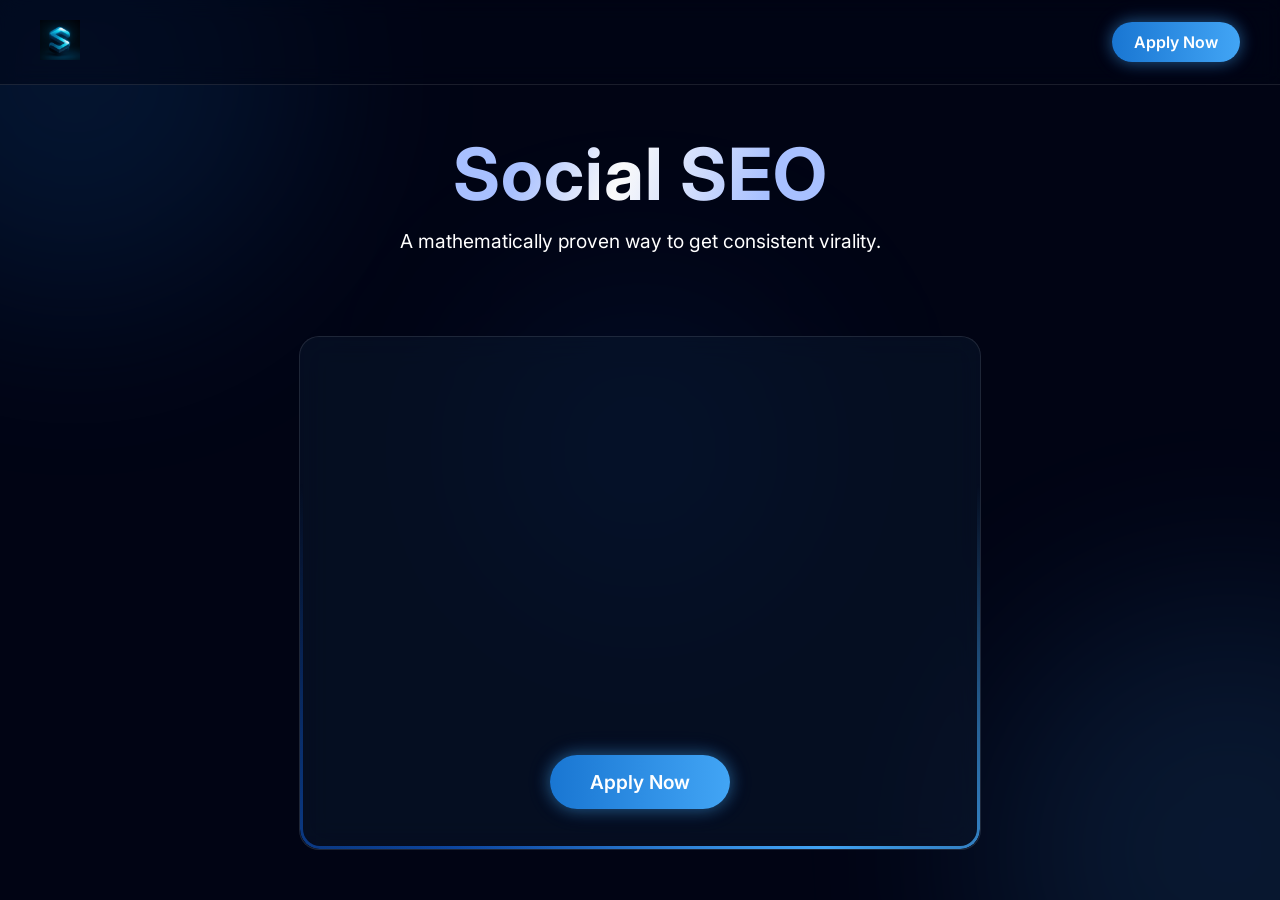
<file: index.html>
<!DOCTYPE html>
<html lang="en">
<head>
    <meta charset="UTF-8">
    <meta name="viewport" content="width=device-width, initial-scale=1.0">
    <title>Social SEO Application</title>
    <link rel="icon" href="Logo.png" type="image/png">

    <!-- Open Graph Meta Tags for Social Media Previews -->
    <meta property="og:title" content="Social SEO">
    <meta property="og:description" content="A mathematically proven way to get consistent virality.">
    <meta property="og:image" content="https://socialseo.in/preview-image.png">
    <meta property="og:url" content="https://socialseo.in">

    <!-- Meta Pixel Code -->
    <script>
    !function(f,b,e,v,n,t,s)
    {if(f.fbq)return;n=f.fbq=function(){n.callMethod?
    n.callMethod.apply(n,arguments):n.queue.push(arguments)};
    if(!f._fbq)f._fbq=n;n.push=n;n.loaded=!0;n.version='2.0';
    n.queue=[];t=b.createElement(e);t.async=!0;
    t.src=v;s=b.getElementsByTagName(e)[0];
    s.parentNode.insertBefore(t,s)}(window, document,'script',
    'https://connect.facebook.net/en_US/fbevents.js');
    fbq('init', '3739845356157365');
    fbq('track', 'PageView');
    </script>
    <noscript><img height="1" width="1" style="display:none"
    src="https://www.facebook.com/tr?id=3739845356157365&ev=PageView&noscript=1"
    /></noscript>
    <!-- End Meta Pixel Code -->

    <!-- Google tag (gtag.js) -->
    <script async src="https://www.googletagmanager.com/gtag/js?id=G-4QRRG2GFLS"></script>
    <script>
      window.dataLayer = window.dataLayer || [];
      function gtag(){dataLayer.push(arguments);}
      gtag('js', new Date());
      gtag('config', 'G-4QRRG2GFLS');
    </script>

    <!-- Fire the Lead conversion when someone clicks Apply Now -->
    <script>
      function trackApplyNow() {
        if (typeof fbq === 'function') { fbq('track', 'Lead'); }
        if (typeof gtag === 'function') {
          gtag('event', 'click', { event_category: 'Button', event_label: 'Apply Now' });
        }
        return true; // allow the link to navigate to Calendly
      }
    </script>

    <!-- Inline critical styles to prevent FOUC -->
    <style>
      body { margin: 0; background-color: #010414; }
    </style>

    <!-- Google Fonts -->
    <link rel="preconnect" href="https://fonts.googleapis.com">
    <link rel="preconnect" href="https://fonts.gstatic.com" crossorigin>
    <link href="https://fonts.googleapis.com/css2?family=Inter:wght@300;400;500;600;700&display=swap" rel="stylesheet">

    <!-- Link to your CSS file -->
    <link rel="stylesheet" href="style.css?v=4">
</head>
<body>
    <div id="root">
        <!-- Animated background -->
        <div class="background-container">
            <div class="shape shape1"></div>
            <div class="shape shape2"></div>
            <div class="shape shape3"></div>
        </div>

        <!-- Header -->
        <header class="app-header">
            <a class="logo" href="/" style="text-decoration: none;">
                <img src="Logo.png" alt="Social SEO Logo">
            </a>
            <a class="cta-button header-apply-button"
               style="display: inline-block; text-decoration: none;"
               href="https://calendly.com/suresh-socialseo/socialseo-instant-report"
               onclick="return trackApplyNow();">Apply Now</a>
        </header>

        <!-- Landing -->
        <div class="landing-container">
            <div class="top-heading-group">
                <h1 class="main-heading gradient-text">Social SEO</h1>
                <p class="sub-heading">A mathematically proven way to get consistent virality.</p>
            </div>
            <div class="card">
                <div class="video-container">
                    <iframe width="560" height="315" src="https://www.youtube-nocookie.com/embed/6hMCr1-X1g0?si=3XV0M2lhl-j2zXs2&rel=0&showinfo=0&modestbranding=1&loop=1&playlist=6hMCr1-X1g0" title="YouTube video player" frameborder="0" allow="accelerometer; autoplay; clipboard-write; encrypted-media; gyroscope; picture-in-picture; web-share" allowfullscreen></iframe>
                </div>
                <a class="cta-button main-apply-button"
                   style="margin-top: 2.5rem; display: inline-block; text-decoration: none;"
                   href="https://calendly.com/suresh-socialseo/socialseo-instant-report"
                   onclick="return trackApplyNow();">Apply Now</a>
            </div>
        </div>
    </div>
</body>
</html>
</file>
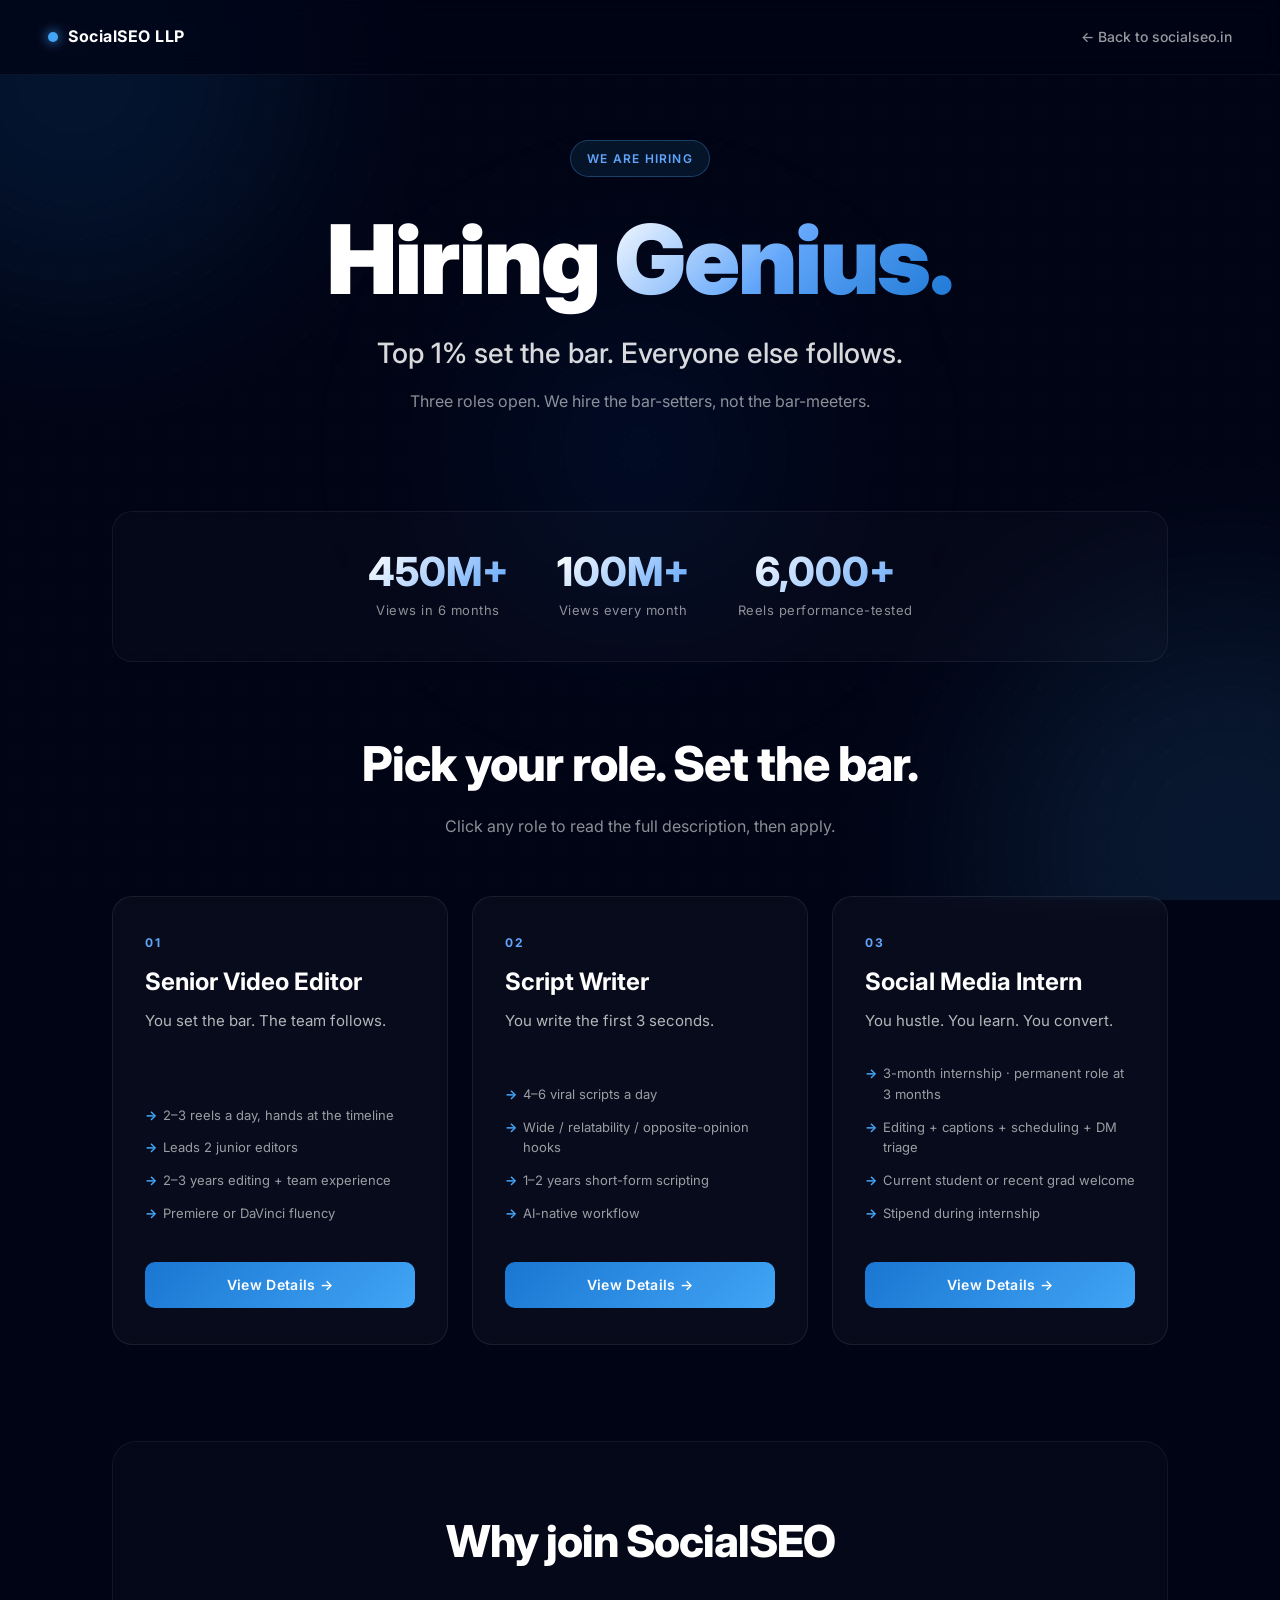
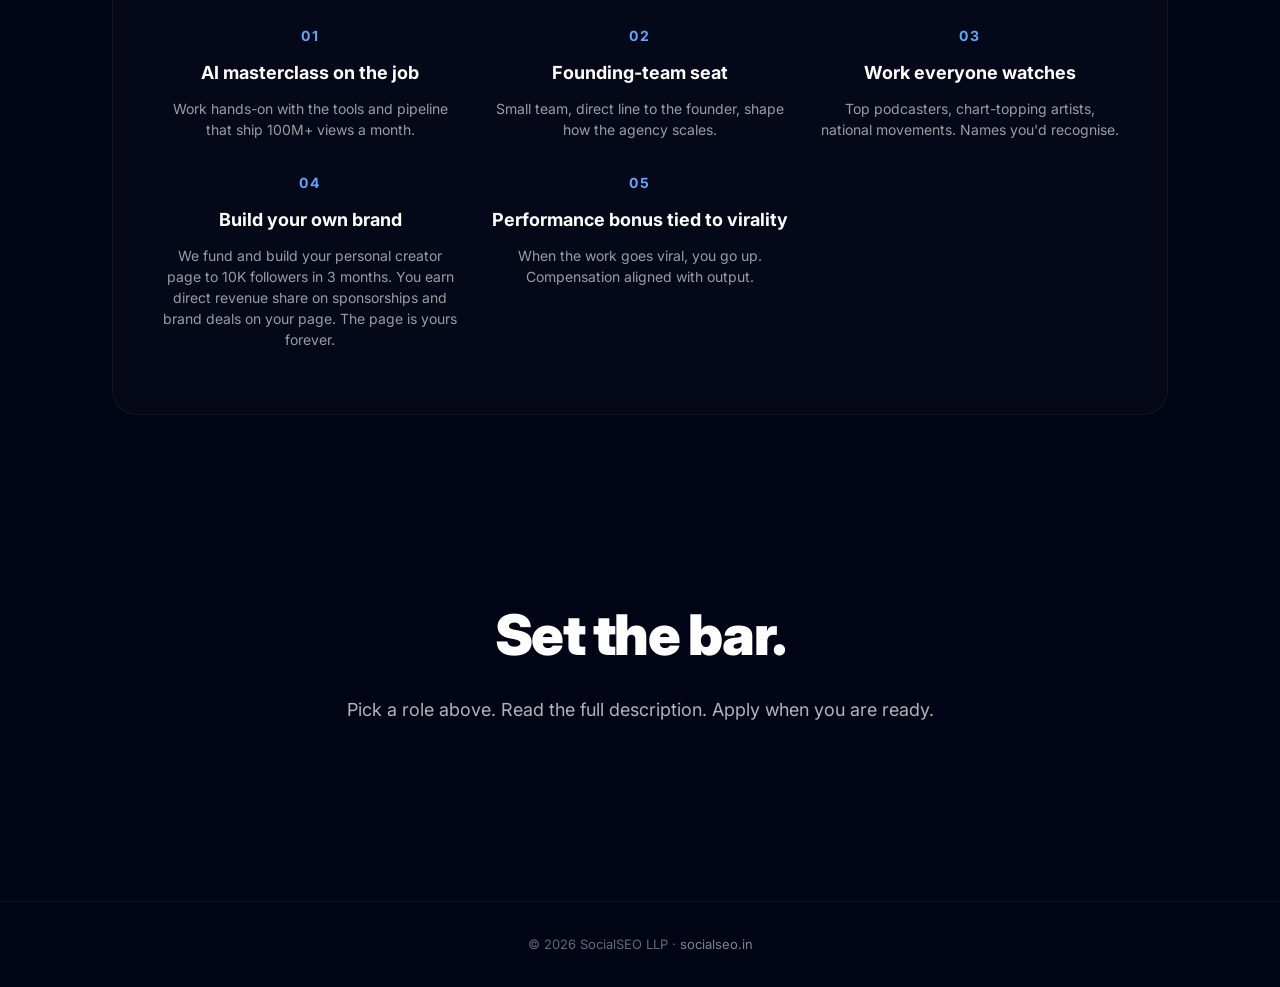
<file: careers.html>
<!DOCTYPE html>
<html lang="en">
<head>
<meta charset="UTF-8" />
<meta name="viewport" content="width=device-width, initial-scale=1.0" />
<title>Careers — SocialSEO LLP</title>
<meta name="description" content="Three roles open. Senior Video Editor, Script Writer, Social Media Intern. We hire the bar-setters, not the bar-meeters." />
<link rel="preconnect" href="https://fonts.googleapis.com" />
<link rel="preconnect" href="https://fonts.gstatic.com" crossorigin />
<link href="https://fonts.googleapis.com/css2?family=Inter:wght@400;500;600;700;800;900&display=swap" rel="stylesheet" />
<style>
  * { box-sizing: border-box; margin: 0; padding: 0; }
  body {
    font-family: 'Inter', -apple-system, BlinkMacSystemFont, sans-serif;
    background-color: #010414;
    color: white;
    overflow-x: hidden;
    -webkit-font-smoothing: antialiased;
    line-height: 1.6;
  }

  /* Animated background blobs */
  .background-container {
    position: fixed;
    inset: 0;
    z-index: -1;
    overflow: hidden;
    background: #010414;
  }
  .shape {
    position: absolute;
    border-radius: 50%;
    filter: blur(100px);
    opacity: 0.5;
  }
  .shape1 { width: 450px; height: 450px; background: rgba(25,118,210,0.3); top: -150px; left: -150px; animation: moveShape1 25s infinite alternate ease-in-out; }
  .shape2 { width: 500px; height: 500px; background: rgba(66,165,245,0.25); bottom: -200px; right: -200px; animation: moveShape2 30s infinite alternate ease-in-out; }
  .shape3 { width: 300px; height: 300px; background: rgba(13,71,161,0.3); bottom: 50%; right: 50%; transform: translate(50%, 50%); animation: moveShape3 20s infinite alternate ease-in-out; }
  @keyframes moveShape1 { from { transform: translate(0,0) scale(1); } to { transform: translate(200px,100px) scale(1.2); } }
  @keyframes moveShape2 { from { transform: translate(0,0) scale(1); } to { transform: translate(-200px,-150px) scale(0.8); } }
  @keyframes moveShape3 { from { transform: translate(50%,50%) scale(1); } to { transform: translate(40%,60%) scale(1.3); } }

  /* Dot grid overlay */
  body::before {
    content: '';
    position: fixed;
    inset: 0;
    background-image: radial-gradient(rgba(255,255,255,0.04) 1px, transparent 1px);
    background-size: 32px 32px;
    pointer-events: none;
    z-index: 0;
  }

  /* Header */
  header {
    position: fixed;
    top: 0;
    left: 0;
    right: 0;
    z-index: 10;
    padding: 24px 48px;
    display: flex;
    justify-content: space-between;
    align-items: center;
    background: rgba(1,4,20,0.7);
    backdrop-filter: blur(12px);
    border-bottom: 1px solid rgba(255,255,255,0.05);
  }
  .logo {
    display: flex;
    align-items: center;
    gap: 10px;
    font-weight: 700;
    font-size: 16px;
    letter-spacing: 0.5px;
  }
  .logo-dot {
    width: 10px;
    height: 10px;
    border-radius: 50%;
    background: #42A5F5;
    box-shadow: 0 0 12px #42A5F5;
  }
  .back-link {
    color: rgba(255,255,255,0.6);
    text-decoration: none;
    font-size: 14px;
    font-weight: 500;
    transition: color 0.2s;
  }
  .back-link:hover { color: #42A5F5; }

  /* Main container */
  main {
    position: relative;
    z-index: 1;
    max-width: 1120px;
    margin: 0 auto;
    padding: 140px 32px 80px;
  }

  /* Hero */
  .hero { text-align: center; margin-bottom: 96px; }
  .hero-eyebrow {
    display: inline-block;
    padding: 8px 16px;
    background: rgba(66,165,245,0.1);
    border: 1px solid rgba(66,165,245,0.3);
    border-radius: 100px;
    font-size: 12px;
    font-weight: 600;
    color: #60A5FA;
    letter-spacing: 1.2px;
    text-transform: uppercase;
    margin-bottom: 32px;
  }
  .hero h1 {
    font-size: clamp(48px, 8vw, 96px);
    font-weight: 900;
    line-height: 1.05;
    letter-spacing: -2px;
    margin-bottom: 24px;
  }
  .hero h1 .gradient {
    background: linear-gradient(135deg, #ffffff 0%, #60A5FA 50%, #1976D2 100%);
    -webkit-background-clip: text;
    -webkit-text-fill-color: transparent;
    background-clip: text;
  }
  .hero-tagline {
    font-size: clamp(20px, 2.5vw, 28px);
    color: rgba(255,255,255,0.85);
    font-weight: 500;
    max-width: 720px;
    margin: 0 auto 16px;
    line-height: 1.4;
  }
  .hero-sub {
    font-size: 16px;
    color: rgba(255,255,255,0.55);
    max-width: 580px;
    margin: 0 auto;
  }

  /* Proof bar */
  .proof {
    display: flex;
    justify-content: center;
    gap: 48px;
    flex-wrap: wrap;
    margin: 64px 0;
    padding: 40px 32px;
    background: rgba(255,255,255,0.02);
    border: 1px solid rgba(255,255,255,0.06);
    border-radius: 20px;
    backdrop-filter: blur(8px);
  }
  .proof-item { text-align: center; }
  .proof-num {
    font-size: 40px;
    font-weight: 800;
    background: linear-gradient(135deg, #ffffff 0%, #60A5FA 100%);
    -webkit-background-clip: text;
    -webkit-text-fill-color: transparent;
    background-clip: text;
    line-height: 1;
    margin-bottom: 8px;
  }
  .proof-label {
    font-size: 13px;
    color: rgba(255,255,255,0.55);
    letter-spacing: 0.5px;
  }

  /* Roles grid */
  .roles-heading {
    text-align: center;
    margin-bottom: 56px;
  }
  .roles-heading h2 {
    font-size: clamp(32px, 4vw, 48px);
    font-weight: 800;
    letter-spacing: -1px;
    margin-bottom: 12px;
  }
  .roles-heading p {
    font-size: 16px;
    color: rgba(255,255,255,0.55);
  }

  .roles {
    display: grid;
    grid-template-columns: repeat(auto-fit, minmax(280px, 1fr));
    gap: 24px;
    margin-bottom: 96px;
  }
  .role-card {
    position: relative;
    padding: 36px 32px;
    background: rgba(255,255,255,0.03);
    border: 1px solid rgba(255,255,255,0.08);
    border-radius: 20px;
    backdrop-filter: blur(8px);
    transition: all 0.3s ease;
    display: flex;
    flex-direction: column;
    overflow: hidden;
  }
  .role-card::before {
    content: '';
    position: absolute;
    inset: 0;
    background: linear-gradient(135deg, rgba(66,165,245,0.08) 0%, transparent 50%);
    opacity: 0;
    transition: opacity 0.3s ease;
    pointer-events: none;
  }
  .role-card:hover {
    border-color: rgba(66,165,245,0.4);
    transform: translateY(-4px);
    box-shadow: 0 20px 60px rgba(66,165,245,0.15);
  }
  .role-card:hover::before { opacity: 1; }

  .role-number {
    font-size: 12px;
    font-weight: 700;
    color: #60A5FA;
    letter-spacing: 2px;
    margin-bottom: 16px;
  }
  .role-title {
    font-size: 24px;
    font-weight: 700;
    margin-bottom: 12px;
    line-height: 1.2;
  }
  .role-hook {
    font-size: 15px;
    color: rgba(255,255,255,0.7);
    margin-bottom: 24px;
    flex-grow: 1;
  }
  .role-bullets {
    list-style: none;
    margin-bottom: 32px;
  }
  .role-bullets li {
    font-size: 13px;
    color: rgba(255,255,255,0.6);
    padding: 6px 0 6px 18px;
    position: relative;
  }
  .role-bullets li::before {
    content: '→';
    position: absolute;
    left: 0;
    color: #42A5F5;
    font-weight: 700;
  }

  .apply-btn {
    display: inline-block;
    padding: 12px 24px;
    background: linear-gradient(135deg, #1976D2 0%, #42A5F5 100%);
    color: white;
    text-decoration: none;
    border-radius: 10px;
    font-weight: 600;
    font-size: 14px;
    letter-spacing: 0.3px;
    text-align: center;
    transition: all 0.2s ease;
    position: relative;
    overflow: hidden;
  }
  .apply-btn:hover {
    transform: translateY(-1px);
    box-shadow: 0 8px 24px rgba(66,165,245,0.4);
  }

  /* Why join */
  .why {
    padding: 64px 48px;
    background: rgba(255,255,255,0.02);
    border: 1px solid rgba(255,255,255,0.06);
    border-radius: 24px;
    backdrop-filter: blur(8px);
    margin-bottom: 96px;
  }
  .why h2 {
    text-align: center;
    font-size: clamp(32px, 4vw, 44px);
    font-weight: 800;
    letter-spacing: -1px;
    margin-bottom: 48px;
  }
  .why-grid {
    display: grid;
    grid-template-columns: repeat(auto-fit, minmax(220px, 1fr));
    gap: 32px;
  }
  .why-item { text-align: center; }
  .why-num {
    font-size: 14px;
    font-weight: 700;
    color: #60A5FA;
    letter-spacing: 2px;
    margin-bottom: 12px;
  }
  .why-title {
    font-size: 18px;
    font-weight: 700;
    margin-bottom: 10px;
  }
  .why-desc {
    font-size: 14px;
    color: rgba(255,255,255,0.6);
    line-height: 1.5;
  }

  /* Final CTA */
  .final-cta {
    text-align: center;
    padding: 80px 32px;
  }
  .final-cta h2 {
    font-size: clamp(36px, 5vw, 56px);
    font-weight: 900;
    letter-spacing: -1.5px;
    margin-bottom: 16px;
  }
  .final-cta p {
    font-size: 18px;
    color: rgba(255,255,255,0.7);
    margin-bottom: 16px;
  }
  .dm-tag {
    display: inline-block;
    padding: 10px 20px;
    background: rgba(66,165,245,0.1);
    border: 1px solid rgba(66,165,245,0.3);
    border-radius: 100px;
    font-size: 14px;
    color: #60A5FA;
    font-weight: 600;
    margin-top: 12px;
  }

  /* Footer */
  footer {
    text-align: center;
    padding: 32px;
    font-size: 13px;
    color: rgba(255,255,255,0.4);
    border-top: 1px solid rgba(255,255,255,0.05);
  }

  @media (max-width: 768px) {
    header { padding: 20px 24px; }
    main { padding: 120px 20px 60px; }
    .why { padding: 48px 24px; }
    .proof { gap: 24px; padding: 32px 20px; }
    .proof-num { font-size: 32px; }
  }
</style>
</head>
<body>

<div class="background-container">
  <div class="shape shape1"></div>
  <div class="shape shape2"></div>
  <div class="shape shape3"></div>
</div>

<header>
  <div class="logo">
    <span class="logo-dot"></span>
    <span>SocialSEO LLP</span>
  </div>
  <a href="https://socialseo.in" class="back-link">← Back to socialseo.in</a>
</header>

<main>

  <section class="hero">
    <span class="hero-eyebrow">We Are Hiring</span>
    <h1>Hiring <span class="gradient">Genius.</span></h1>
    <p class="hero-tagline">Top 1% set the bar. Everyone else follows.</p>
    <p class="hero-sub">Three roles open. We hire the bar-setters, not the bar-meeters.</p>
  </section>

  <section class="proof">
    <div class="proof-item">
      <div class="proof-num">450M+</div>
      <div class="proof-label">Views in 6 months</div>
    </div>
    <div class="proof-item">
      <div class="proof-num">100M+</div>
      <div class="proof-label">Views every month</div>
    </div>
    <div class="proof-item">
      <div class="proof-num">6,000+</div>
      <div class="proof-label">Reels performance-tested</div>
    </div>
  </section>

  <div class="roles-heading">
    <h2>Pick your role. Set the bar.</h2>
    <p>Click any role to read the full description, then apply.</p>
  </div>

  <section class="roles">

    <!-- Role cards open the full JD page; Apply CTA is on each JD page -->

    <div class="role-card">
      <div class="role-number">01</div>
      <div class="role-title">Senior Video Editor</div>
      <p class="role-hook">You set the bar. The team follows.</p>
      <ul class="role-bullets">
        <li>2–3 reels a day, hands at the timeline</li>
        <li>Leads 2 junior editors</li>
        <li>2–3 years editing + team experience</li>
        <li>Premiere or DaVinci fluency</li>
      </ul>
      <a href="/jobs/senior-video-editor.html" class="apply-btn">View Details →</a>
    </div>

    <div class="role-card">
      <div class="role-number">02</div>
      <div class="role-title">Script Writer</div>
      <p class="role-hook">You write the first 3 seconds.</p>
      <ul class="role-bullets">
        <li>4–6 viral scripts a day</li>
        <li>Wide / relatability / opposite-opinion hooks</li>
        <li>1–2 years short-form scripting</li>
        <li>AI-native workflow</li>
      </ul>
      <a href="/jobs/script-writer.html" class="apply-btn">View Details →</a>
    </div>

    <div class="role-card">
      <div class="role-number">03</div>
      <div class="role-title">Social Media Intern</div>
      <p class="role-hook">You hustle. You learn. You convert.</p>
      <ul class="role-bullets">
        <li>3-month internship · permanent role at 3 months</li>
        <li>Editing + captions + scheduling + DM triage</li>
        <li>Current student or recent grad welcome</li>
        <li>Stipend during internship</li>
      </ul>
      <a href="/jobs/social-media-intern.html" class="apply-btn">View Details →</a>
    </div>

  </section>

  <section class="why">
    <h2>Why join SocialSEO</h2>
    <div class="why-grid">
      <div class="why-item">
        <div class="why-num">01</div>
        <div class="why-title">AI masterclass on the job</div>
        <p class="why-desc">Work hands-on with the tools and pipeline that ship 100M+ views a month.</p>
      </div>
      <div class="why-item">
        <div class="why-num">02</div>
        <div class="why-title">Founding-team seat</div>
        <p class="why-desc">Small team, direct line to the founder, shape how the agency scales.</p>
      </div>
      <div class="why-item">
        <div class="why-num">03</div>
        <div class="why-title">Work everyone watches</div>
        <p class="why-desc">Top podcasters, chart-topping artists, national movements. Names you'd recognise.</p>
      </div>
      <div class="why-item">
        <div class="why-num">04</div>
        <div class="why-title">Build your own brand</div>
        <p class="why-desc">We fund and build your personal creator page to 10K followers in 3 months. You earn direct revenue share on sponsorships and brand deals on your page. The page is yours forever.</p>
      </div>
      <div class="why-item">
        <div class="why-num">05</div>
        <div class="why-title">Performance bonus tied to virality</div>
        <p class="why-desc">When the work goes viral, you go up. Compensation aligned with output.</p>
      </div>
    </div>
  </section>

  <section class="final-cta">
    <h2>Set the bar.</h2>
    <p>Pick a role above. Read the full description. Apply when you are ready.</p>
  </section>

</main>

<footer>
  © 2026 SocialSEO LLP · <a href="https://socialseo.in" style="color: rgba(255,255,255,0.5); text-decoration: none;">socialseo.in</a>
</footer>

</body>
</html>
</file>
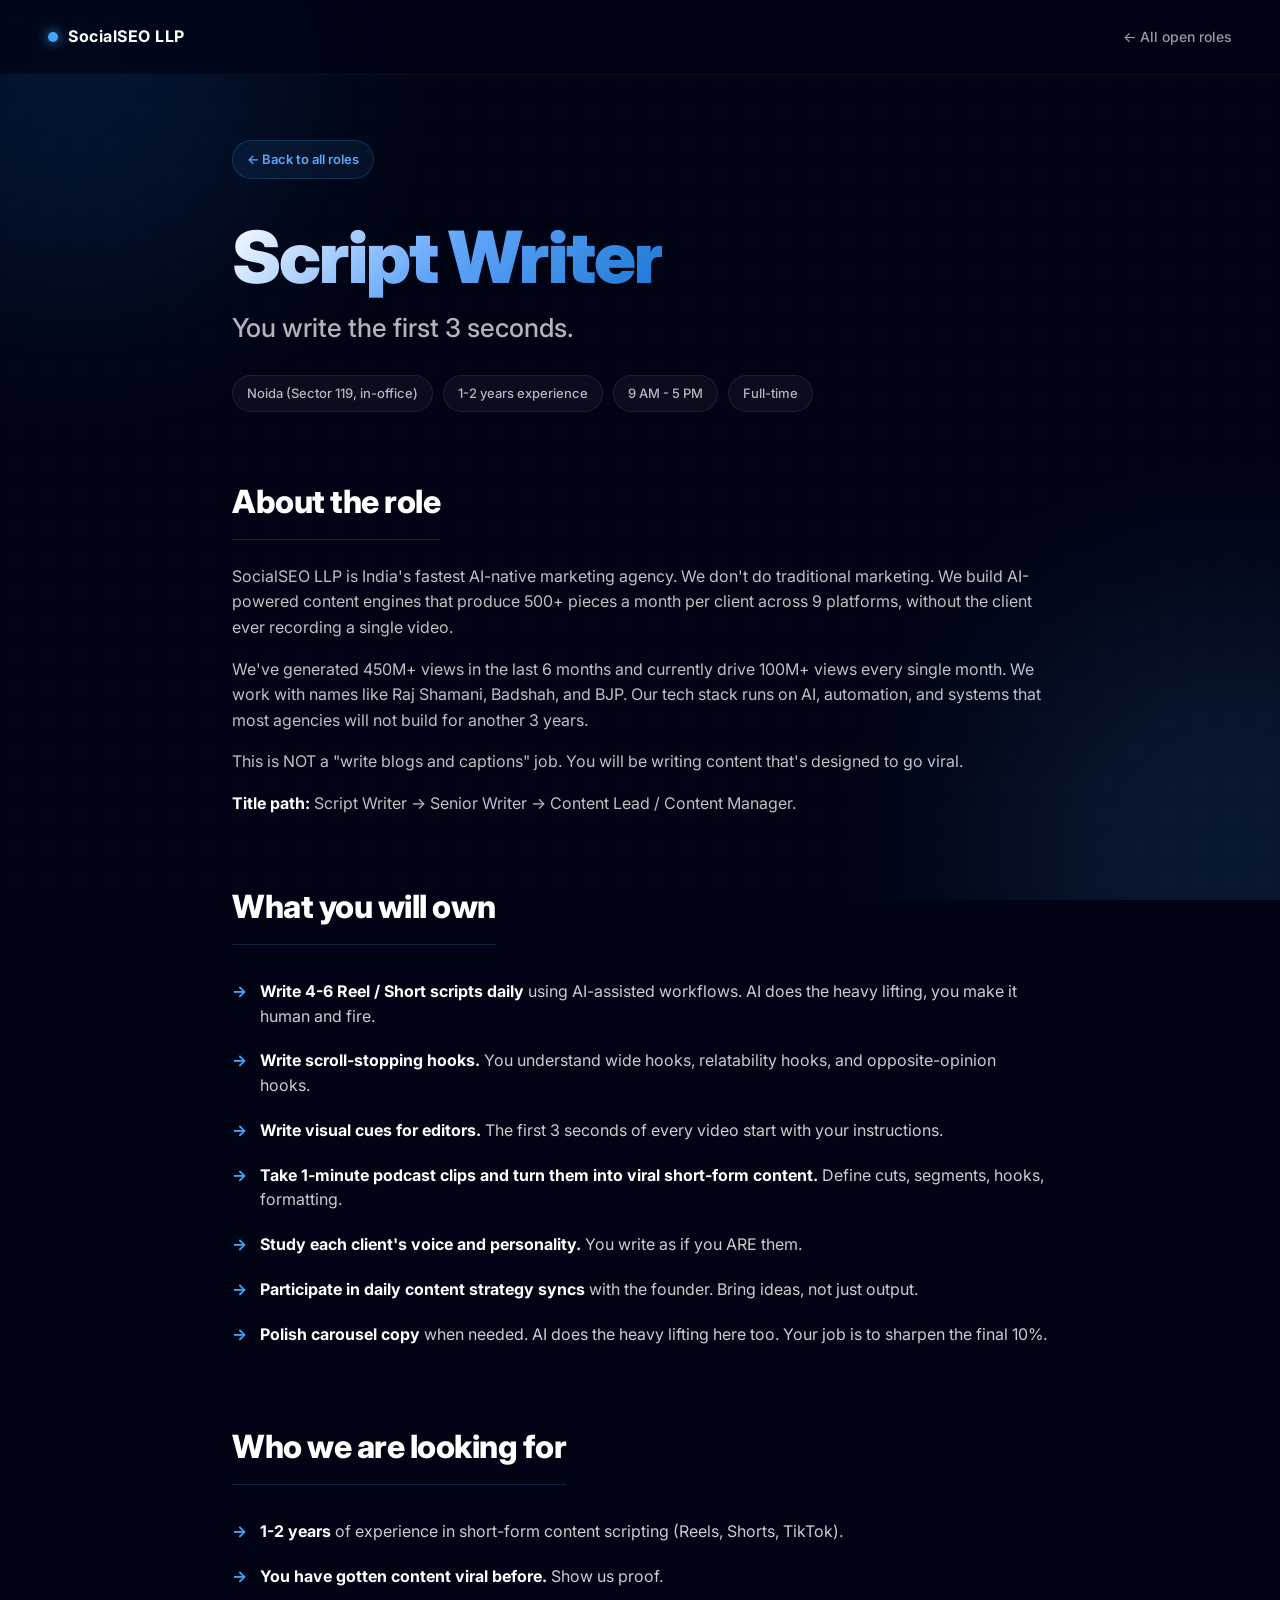
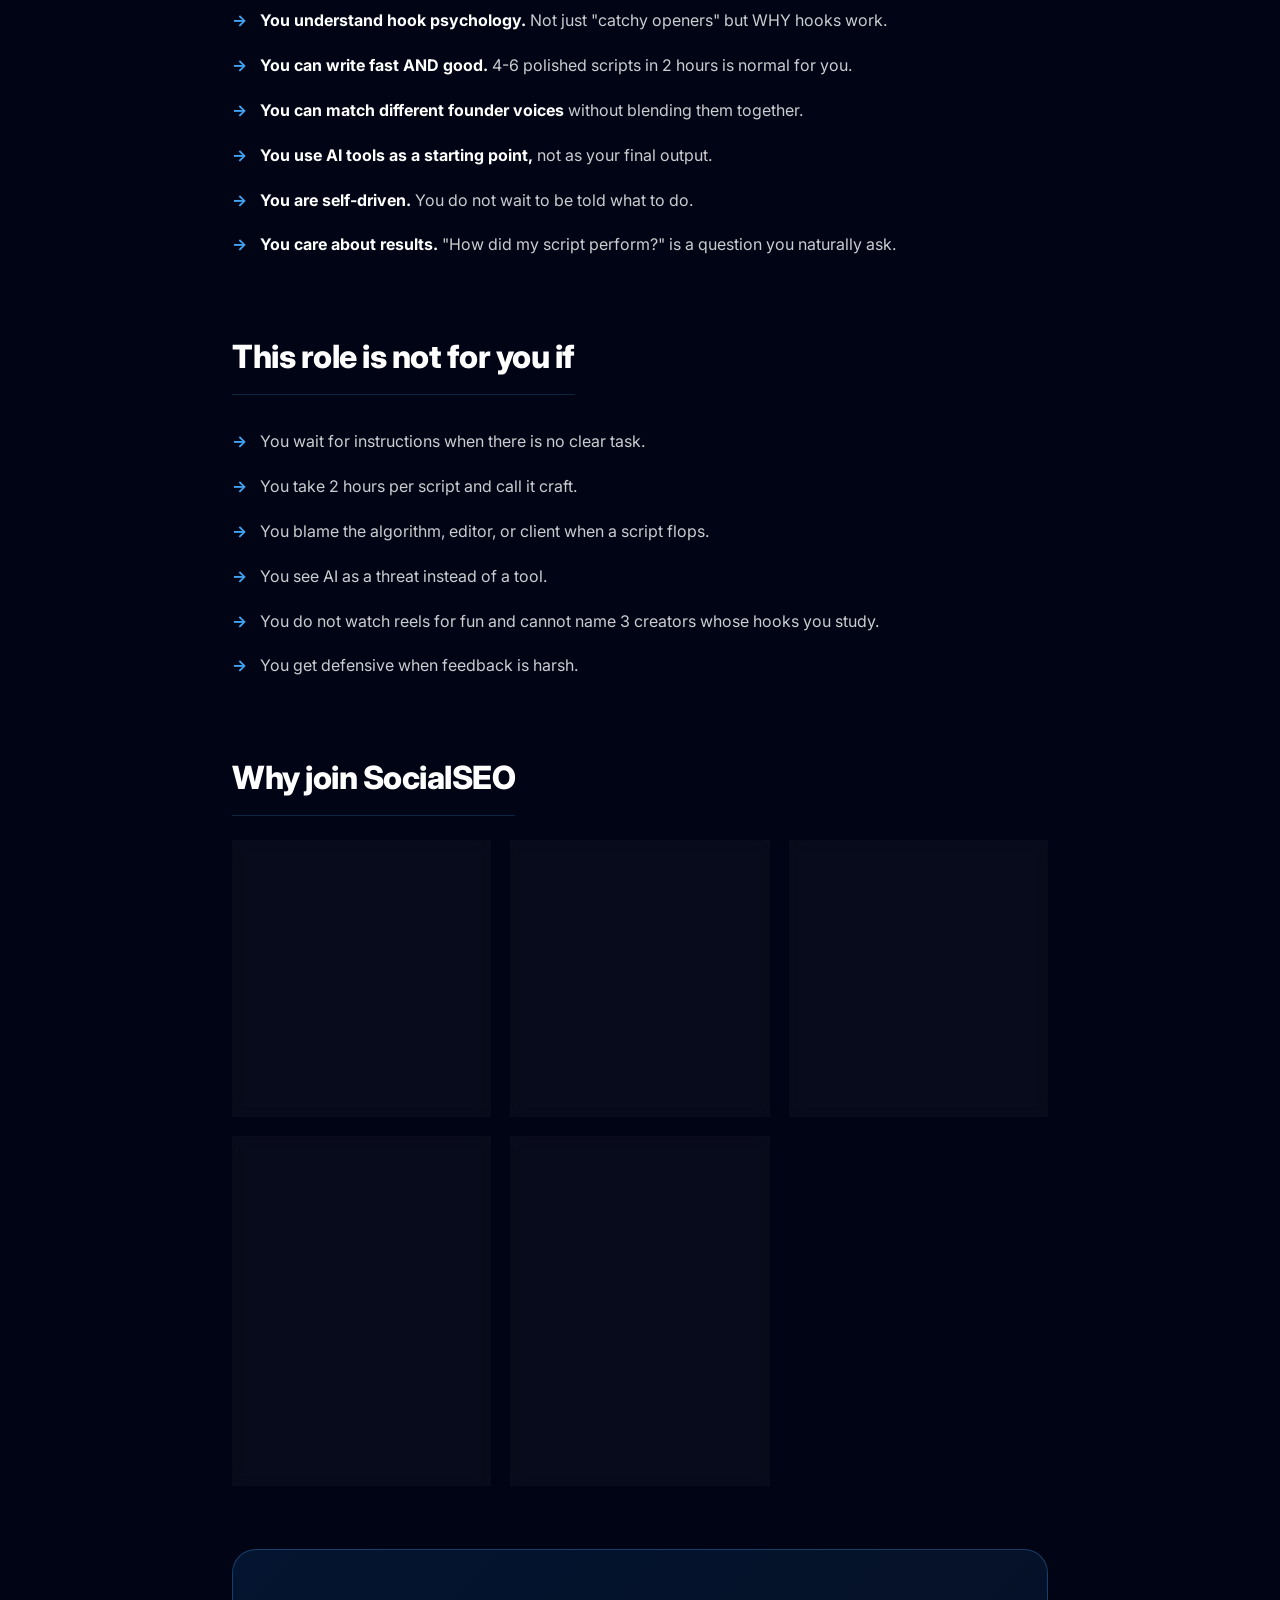
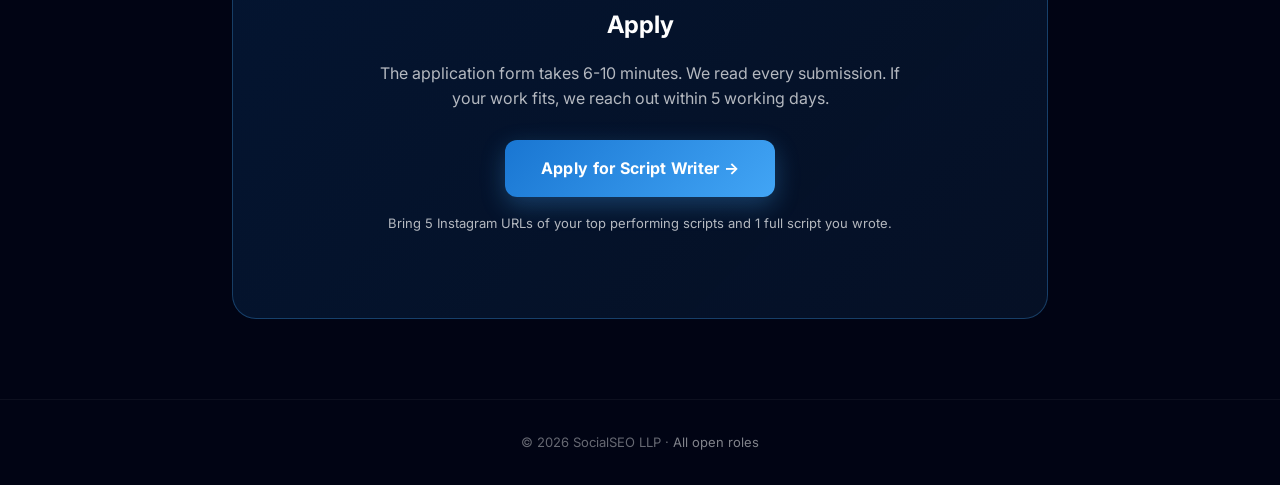
<file: jobs/script-writer.html>
<!DOCTYPE html>
<html lang="en">
<head>
<meta charset="UTF-8" />
<meta name="viewport" content="width=device-width, initial-scale=1.0" />
<title>Script Writer — SocialSEO LLP</title>
<meta name="description" content="Write the first 3 seconds. 4-6 viral scripts a day. AI-assisted workflow, voice-matched across 5+ founder clients. Apply via the Google Form on this page." />
<link rel="preconnect" href="https://fonts.googleapis.com" />
<link rel="preconnect" href="https://fonts.gstatic.com" crossorigin />
<link href="https://fonts.googleapis.com/css2?family=Inter:wght@400;500;600;700;800;900&display=swap" rel="stylesheet" />
<style>
  * { box-sizing: border-box; margin: 0; padding: 0; }
  body { font-family: 'Inter', -apple-system, BlinkMacSystemFont, sans-serif; background-color: #010414; color: white; overflow-x: hidden; -webkit-font-smoothing: antialiased; line-height: 1.6; }
  .background-container { position: fixed; inset: 0; z-index: -1; overflow: hidden; background: #010414; }
  .shape { position: absolute; border-radius: 50%; filter: blur(100px); opacity: 0.5; }
  .shape1 { width: 450px; height: 450px; background: rgba(25,118,210,0.3); top: -150px; left: -150px; animation: moveShape1 25s infinite alternate ease-in-out; }
  .shape2 { width: 500px; height: 500px; background: rgba(66,165,245,0.25); bottom: -200px; right: -200px; animation: moveShape2 30s infinite alternate ease-in-out; }
  @keyframes moveShape1 { from { transform: translate(0,0) scale(1); } to { transform: translate(200px,100px) scale(1.2); } }
  @keyframes moveShape2 { from { transform: translate(0,0) scale(1); } to { transform: translate(-200px,-150px) scale(0.8); } }
  body::before { content: ''; position: fixed; inset: 0; background-image: radial-gradient(rgba(255,255,255,0.04) 1px, transparent 1px); background-size: 32px 32px; pointer-events: none; z-index: 0; }

  header { position: fixed; top: 0; left: 0; right: 0; z-index: 10; padding: 24px 48px; display: flex; justify-content: space-between; align-items: center; background: rgba(1,4,20,0.7); backdrop-filter: blur(12px); border-bottom: 1px solid rgba(255,255,255,0.05); }
  .logo { display: flex; align-items: center; gap: 10px; font-weight: 700; font-size: 16px; letter-spacing: 0.5px; }
  .logo-dot { width: 10px; height: 10px; border-radius: 50%; background: #42A5F5; box-shadow: 0 0 12px #42A5F5; }
  .back-link { color: rgba(255,255,255,0.6); text-decoration: none; font-size: 14px; font-weight: 500; transition: color 0.2s; }
  .back-link:hover { color: #42A5F5; }

  main { position: relative; z-index: 1; max-width: 880px; margin: 0 auto; padding: 140px 32px 80px; }

  .breadcrumb { display: inline-flex; align-items: center; gap: 8px; padding: 8px 14px; background: rgba(66,165,245,0.08); border: 1px solid rgba(66,165,245,0.2); border-radius: 100px; color: #60A5FA; font-size: 13px; font-weight: 600; text-decoration: none; margin-bottom: 40px; transition: all 0.2s ease; }
  .breadcrumb:hover { background: rgba(66,165,245,0.15); border-color: rgba(66,165,245,0.4); }

  .hero h1 { font-size: clamp(40px, 6vw, 72px); font-weight: 900; line-height: 1.05; letter-spacing: -2px; margin-bottom: 16px; }
  .hero h1 .gradient { background: linear-gradient(135deg, #ffffff 0%, #60A5FA 50%, #1976D2 100%); -webkit-background-clip: text; -webkit-text-fill-color: transparent; background-clip: text; }
  .tagline { font-size: clamp(18px, 2.4vw, 26px); color: rgba(255,255,255,0.7); font-weight: 500; margin-bottom: 28px; line-height: 1.4; }
  .meta-pills { display: flex; flex-wrap: wrap; gap: 10px; margin-bottom: 64px; }
  .meta-pill { padding: 7px 14px; background: rgba(255,255,255,0.04); border: 1px solid rgba(255,255,255,0.08); border-radius: 100px; font-size: 13px; color: rgba(255,255,255,0.7); font-weight: 500; }

  section.block { margin-bottom: 64px; }
  section.block h2 { font-size: clamp(24px, 3vw, 32px); font-weight: 800; letter-spacing: -0.5px; margin-bottom: 24px; padding-bottom: 12px; border-bottom: 1px solid rgba(66,165,245,0.2); display: inline-block; }
  section.block p { font-size: 16px; color: rgba(255,255,255,0.75); margin-bottom: 16px; }
  section.block ul { list-style: none; }
  section.block ul li { font-size: 16px; color: rgba(255,255,255,0.8); padding: 10px 0 10px 28px; position: relative; line-height: 1.55; }
  section.block ul li::before { content: '→'; position: absolute; left: 0; color: #42A5F5; font-weight: 700; top: 10px; }
  section.block strong { color: white; font-weight: 700; }

  .perks-grid { display: grid; grid-template-columns: repeat(auto-fit, minmax(240px, 1fr)); gap: 20px; }
  .perk { padding: 24px; background: rgba(255,255,255,0.03); border: 1px solid rgba(255,255,255,0.08); border-radius: 16px; backdrop-filter: blur(8px); }
  .perk-num { font-size: 12px; font-weight: 700; color: #60A5FA; letter-spacing: 2px; margin-bottom: 12px; }
  .perk-title { font-size: 17px; font-weight: 700; margin-bottom: 8px; }
  .perk-desc { font-size: 14px; color: rgba(255,255,255,0.6); line-height: 1.5; }

  .apply-section { text-align: center; padding: 56px 32px; background: linear-gradient(135deg, rgba(25,118,210,0.15) 0%, rgba(66,165,245,0.08) 100%); border: 1px solid rgba(66,165,245,0.3); border-radius: 24px; margin-top: 32px; }
  .apply-section h2 { display: inline-block; border: none; padding-bottom: 0; margin-bottom: 16px; }
  .apply-section p { color: rgba(255,255,255,0.7); margin-bottom: 28px; max-width: 520px; margin-left: auto; margin-right: auto; }
  .apply-btn-large { display: inline-block; padding: 16px 36px; background: linear-gradient(135deg, #1976D2 0%, #42A5F5 100%); color: white; text-decoration: none; border-radius: 12px; font-weight: 700; font-size: 16px; letter-spacing: 0.3px; transition: all 0.2s ease; box-shadow: 0 8px 24px rgba(66,165,245,0.3); }
  .apply-btn-large:hover { transform: translateY(-2px); box-shadow: 0 12px 32px rgba(66,165,245,0.45); }
  .apply-note { font-size: 13px; color: rgba(255,255,255,0.45); margin-top: 16px; }

  footer { text-align: center; padding: 32px; font-size: 13px; color: rgba(255,255,255,0.4); border-top: 1px solid rgba(255,255,255,0.05); }
  footer a { color: rgba(255,255,255,0.5); text-decoration: none; }
  footer a:hover { color: #42A5F5; }

  @media (max-width: 768px) {
    header { padding: 20px 24px; }
    main { padding: 120px 20px 60px; }
    .apply-section { padding: 40px 24px; }
  }
</style>
</head>
<body>

<div class="background-container">
  <div class="shape shape1"></div>
  <div class="shape shape2"></div>
</div>

<header>
  <div class="logo">
    <span class="logo-dot"></span>
    <span>SocialSEO LLP</span>
  </div>
  <a href="/careers.html" class="back-link">← All open roles</a>
</header>

<main>

  <a href="/careers.html" class="breadcrumb">← Back to all roles</a>

  <section class="hero">
    <h1><span class="gradient">Script Writer</span></h1>
    <p class="tagline">You write the first 3 seconds.</p>
    <div class="meta-pills">
      <span class="meta-pill">Noida (Sector 119, in-office)</span>
      <span class="meta-pill">1-2 years experience</span>
      <span class="meta-pill">9 AM - 5 PM</span>
      <span class="meta-pill">Full-time</span>
    </div>
  </section>

  <section class="block">
    <h2>About the role</h2>
    <p>SocialSEO LLP is India's fastest AI-native marketing agency. We don't do traditional marketing. We build AI-powered content engines that produce 500+ pieces a month per client across 9 platforms, without the client ever recording a single video.</p>
    <p>We've generated 450M+ views in the last 6 months and currently drive 100M+ views every single month. We work with names like Raj Shamani, Badshah, and BJP. Our tech stack runs on AI, automation, and systems that most agencies will not build for another 3 years.</p>
    <p>This is NOT a "write blogs and captions" job. You will be writing content that's designed to go viral.</p>
    <p><strong>Title path:</strong> Script Writer → Senior Writer → Content Lead / Content Manager.</p>
  </section>

  <section class="block">
    <h2>What you will own</h2>
    <ul>
      <li><strong>Write 4-6 Reel / Short scripts daily</strong> using AI-assisted workflows. AI does the heavy lifting, you make it human and fire.</li>
      <li><strong>Write scroll-stopping hooks.</strong> You understand wide hooks, relatability hooks, and opposite-opinion hooks.</li>
      <li><strong>Write visual cues for editors.</strong> The first 3 seconds of every video start with your instructions.</li>
      <li><strong>Take 1-minute podcast clips and turn them into viral short-form content.</strong> Define cuts, segments, hooks, formatting.</li>
      <li><strong>Study each client's voice and personality.</strong> You write as if you ARE them.</li>
      <li><strong>Participate in daily content strategy syncs</strong> with the founder. Bring ideas, not just output.</li>
      <li><strong>Polish carousel copy</strong> when needed. AI does the heavy lifting here too. Your job is to sharpen the final 10%.</li>
    </ul>
  </section>

  <section class="block">
    <h2>Who we are looking for</h2>
    <ul>
      <li><strong>1-2 years</strong> of experience in short-form content scripting (Reels, Shorts, TikTok).</li>
      <li><strong>You have gotten content viral before.</strong> Show us proof.</li>
      <li><strong>You understand hook psychology.</strong> Not just "catchy openers" but WHY hooks work.</li>
      <li><strong>You can write fast AND good.</strong> 4-6 polished scripts in 2 hours is normal for you.</li>
      <li><strong>You can match different founder voices</strong> without blending them together.</li>
      <li><strong>You use AI tools as a starting point,</strong> not as your final output.</li>
      <li><strong>You are self-driven.</strong> You do not wait to be told what to do.</li>
      <li><strong>You care about results.</strong> "How did my script perform?" is a question you naturally ask.</li>
    </ul>
  </section>

  <section class="block">
    <h2>This role is not for you if</h2>
    <ul>
      <li>You wait for instructions when there is no clear task.</li>
      <li>You take 2 hours per script and call it craft.</li>
      <li>You blame the algorithm, editor, or client when a script flops.</li>
      <li>You see AI as a threat instead of a tool.</li>
      <li>You do not watch reels for fun and cannot name 3 creators whose hooks you study.</li>
      <li>You get defensive when feedback is harsh.</li>
    </ul>
  </section>

  <section class="block">
    <h2>Why join SocialSEO</h2>
    <div class="perks-grid">
      <div class="perk">
        <div class="perk-num">01</div>
        <div class="perk-title">AI masterclass on the job</div>
        <p class="perk-desc">Tools and workflows that 99% of content writers do not know exist. AI scripting, content automation, PR. This is a masterclass, not just a job.</p>
      </div>
      <div class="perk">
        <div class="perk-num">02</div>
        <div class="perk-title">Founding-team seat</div>
        <p class="perk-desc">You are not joining a 50-person company. You are joining the founding team. As we grow, you grow into Content Lead / Content Manager.</p>
      </div>
      <div class="perk">
        <div class="perk-num">03</div>
        <div class="perk-title">Work everyone watches</div>
        <p class="perk-desc">Our client roster includes names most agencies dream about. Your scripts will be seen by millions.</p>
      </div>
      <div class="perk">
        <div class="perk-num">04</div>
        <div class="perk-title">Build your own brand</div>
        <p class="perk-desc">We fund and build your personal creator page. 10K followers in 3 months. You earn direct revenue share on sponsorships and brand deals on your page. The page is yours forever. (Starts after 1-month probation.)</p>
      </div>
      <div class="perk">
        <div class="perk-num">05</div>
        <div class="perk-title">Performance bonus</div>
        <p class="perk-desc">Your scripts go viral, you earn more. Bonuses tied directly to content performance.</p>
      </div>
    </div>
  </section>

  <section class="apply-section">
    <h2>Apply</h2>
    <p>The application form takes 6-10 minutes. We read every submission. If your work fits, we reach out within 5 working days.</p>
    <a href="https://docs.google.com/forms/d/e/1FAIpQLSd6WQrq9NIJluotNP6ZamdN6lpcmNCqP7ysXkqhLiS5Gkt9Tg/viewform" class="apply-btn-large" target="_blank">Apply for Script Writer →</a>
    <p class="apply-note">Bring 5 Instagram URLs of your top performing scripts and 1 full script you wrote.</p>
  </section>

</main>

<footer>
  © 2026 SocialSEO LLP · <a href="/careers.html">All open roles</a>
</footer>

</body>
</html>
</file>
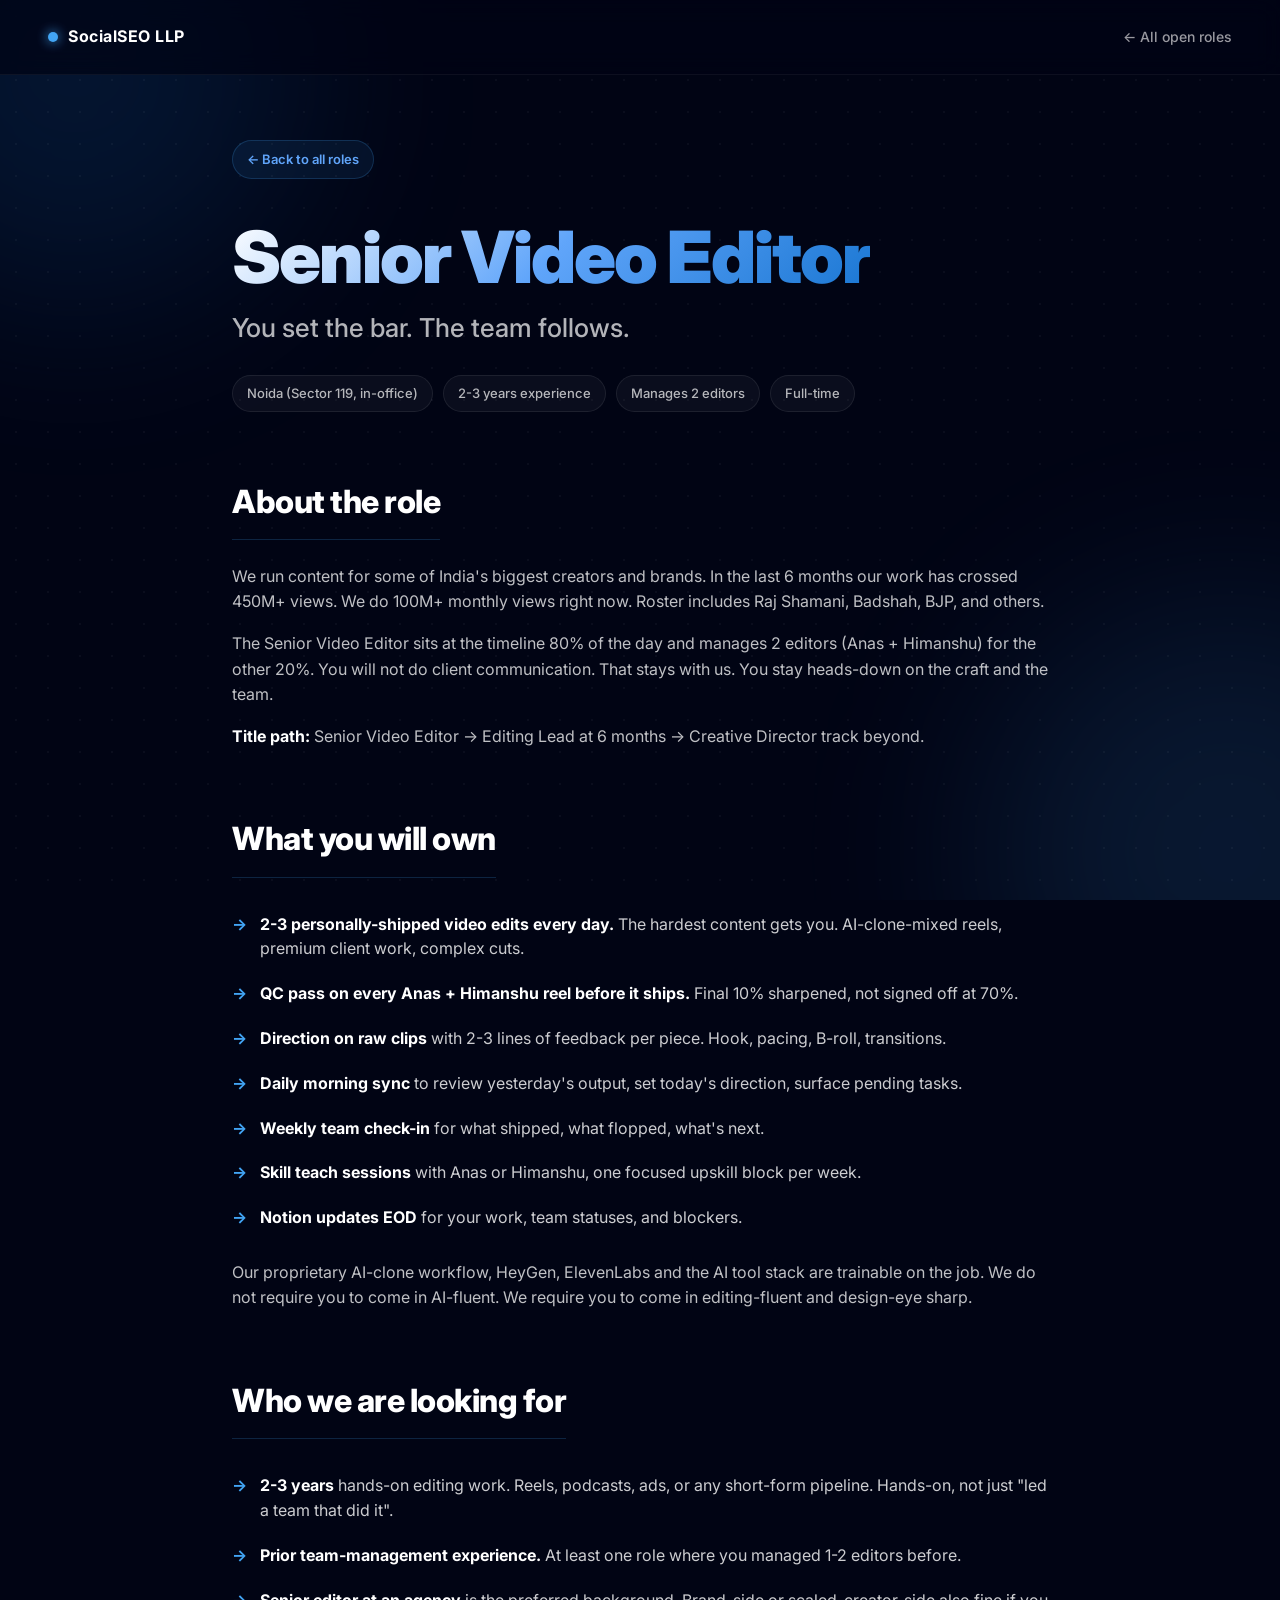
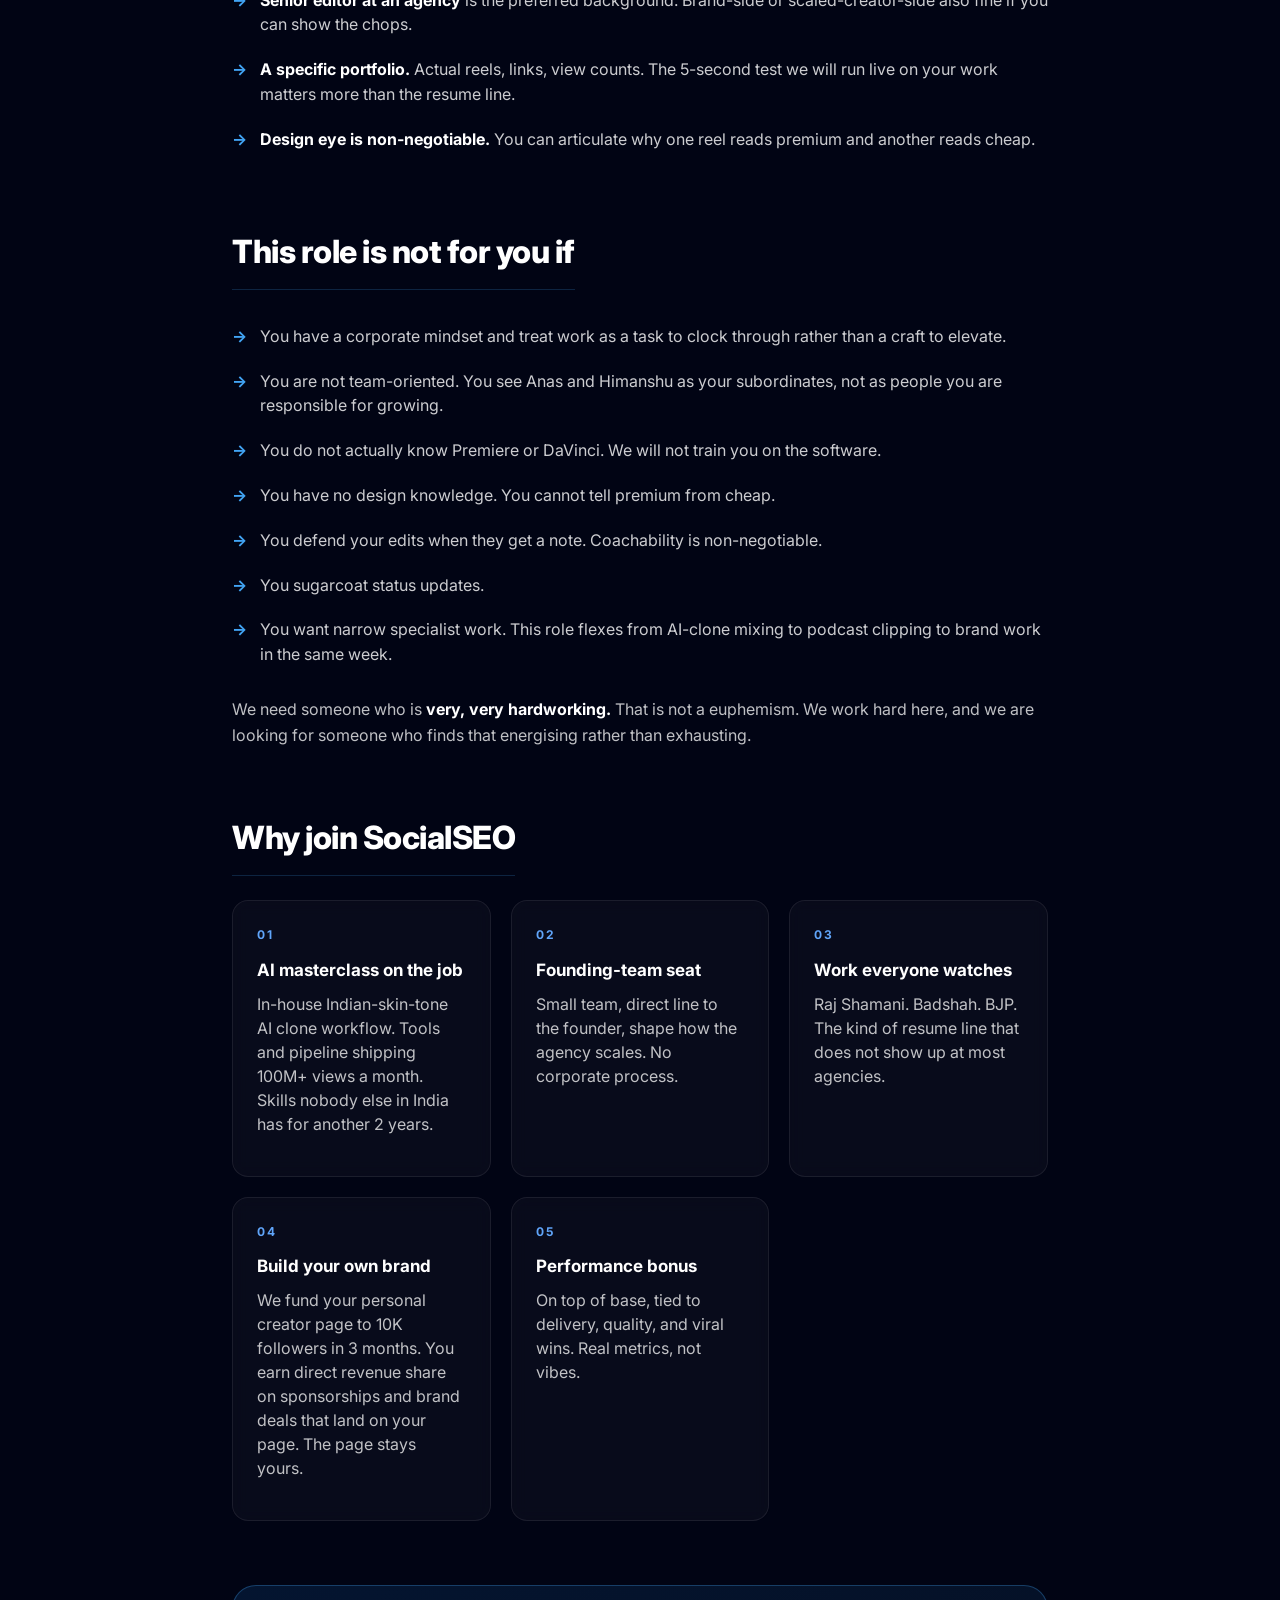
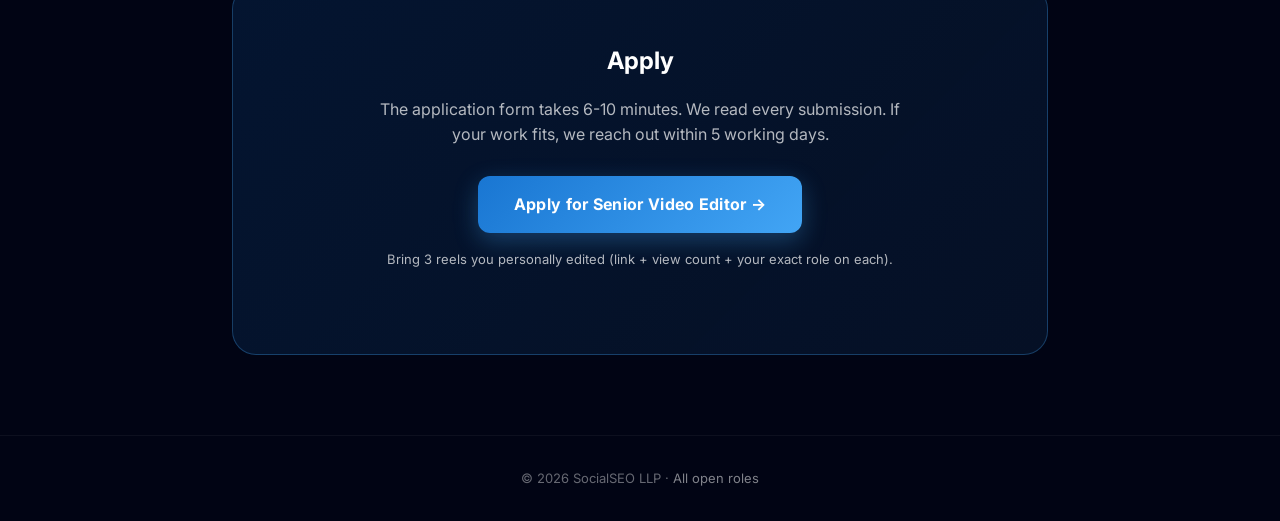
<file: jobs/senior-video-editor.html>
<!DOCTYPE html>
<html lang="en">
<head>
<meta charset="UTF-8" />
<meta name="viewport" content="width=device-width, initial-scale=1.0" />
<title>Senior Video Editor — SocialSEO LLP</title>
<meta name="description" content="Set the bar. Lead 2 editors. Edit for India's biggest creators. Apply via the Google Form on this page." />
<link rel="preconnect" href="https://fonts.googleapis.com" />
<link rel="preconnect" href="https://fonts.gstatic.com" crossorigin />
<link href="https://fonts.googleapis.com/css2?family=Inter:wght@400;500;600;700;800;900&display=swap" rel="stylesheet" />
<style>
  * { box-sizing: border-box; margin: 0; padding: 0; }
  body { font-family: 'Inter', -apple-system, BlinkMacSystemFont, sans-serif; background-color: #010414; color: white; overflow-x: hidden; -webkit-font-smoothing: antialiased; line-height: 1.6; }
  .background-container { position: fixed; inset: 0; z-index: -1; overflow: hidden; background: #010414; }
  .shape { position: absolute; border-radius: 50%; filter: blur(100px); opacity: 0.5; }
  .shape1 { width: 450px; height: 450px; background: rgba(25,118,210,0.3); top: -150px; left: -150px; animation: moveShape1 25s infinite alternate ease-in-out; }
  .shape2 { width: 500px; height: 500px; background: rgba(66,165,245,0.25); bottom: -200px; right: -200px; animation: moveShape2 30s infinite alternate ease-in-out; }
  @keyframes moveShape1 { from { transform: translate(0,0) scale(1); } to { transform: translate(200px,100px) scale(1.2); } }
  @keyframes moveShape2 { from { transform: translate(0,0) scale(1); } to { transform: translate(-200px,-150px) scale(0.8); } }
  body::before { content: ''; position: fixed; inset: 0; background-image: radial-gradient(rgba(255,255,255,0.04) 1px, transparent 1px); background-size: 32px 32px; pointer-events: none; z-index: 0; }

  header { position: fixed; top: 0; left: 0; right: 0; z-index: 10; padding: 24px 48px; display: flex; justify-content: space-between; align-items: center; background: rgba(1,4,20,0.7); backdrop-filter: blur(12px); border-bottom: 1px solid rgba(255,255,255,0.05); }
  .logo { display: flex; align-items: center; gap: 10px; font-weight: 700; font-size: 16px; letter-spacing: 0.5px; }
  .logo-dot { width: 10px; height: 10px; border-radius: 50%; background: #42A5F5; box-shadow: 0 0 12px #42A5F5; }
  .back-link { color: rgba(255,255,255,0.6); text-decoration: none; font-size: 14px; font-weight: 500; transition: color 0.2s; }
  .back-link:hover { color: #42A5F5; }

  main { position: relative; z-index: 1; max-width: 880px; margin: 0 auto; padding: 140px 32px 80px; }

  .breadcrumb { display: inline-flex; align-items: center; gap: 8px; padding: 8px 14px; background: rgba(66,165,245,0.08); border: 1px solid rgba(66,165,245,0.2); border-radius: 100px; color: #60A5FA; font-size: 13px; font-weight: 600; text-decoration: none; margin-bottom: 40px; transition: all 0.2s ease; }
  .breadcrumb:hover { background: rgba(66,165,245,0.15); border-color: rgba(66,165,245,0.4); }

  .hero h1 { font-size: clamp(40px, 6vw, 72px); font-weight: 900; line-height: 1.05; letter-spacing: -2px; margin-bottom: 16px; }
  .hero h1 .gradient { background: linear-gradient(135deg, #ffffff 0%, #60A5FA 50%, #1976D2 100%); -webkit-background-clip: text; -webkit-text-fill-color: transparent; background-clip: text; }
  .tagline { font-size: clamp(18px, 2.4vw, 26px); color: rgba(255,255,255,0.7); font-weight: 500; margin-bottom: 28px; line-height: 1.4; }
  .meta-pills { display: flex; flex-wrap: wrap; gap: 10px; margin-bottom: 64px; }
  .meta-pill { padding: 7px 14px; background: rgba(255,255,255,0.04); border: 1px solid rgba(255,255,255,0.08); border-radius: 100px; font-size: 13px; color: rgba(255,255,255,0.7); font-weight: 500; }

  section.block { margin-bottom: 64px; }
  section.block h2 { font-size: clamp(24px, 3vw, 32px); font-weight: 800; letter-spacing: -0.5px; margin-bottom: 24px; padding-bottom: 12px; border-bottom: 1px solid rgba(66,165,245,0.2); display: inline-block; }
  section.block p { font-size: 16px; color: rgba(255,255,255,0.75); margin-bottom: 16px; }
  section.block ul { list-style: none; }
  section.block ul li { font-size: 16px; color: rgba(255,255,255,0.8); padding: 10px 0 10px 28px; position: relative; line-height: 1.55; }
  section.block ul li::before { content: '→'; position: absolute; left: 0; color: #42A5F5; font-weight: 700; top: 10px; }
  section.block strong { color: white; font-weight: 700; }

  .perks-grid { display: grid; grid-template-columns: repeat(auto-fit, minmax(240px, 1fr)); gap: 20px; }
  .perk { padding: 24px; background: rgba(255,255,255,0.03); border: 1px solid rgba(255,255,255,0.08); border-radius: 16px; backdrop-filter: blur(8px); }
  .perk-num { font-size: 12px; font-weight: 700; color: #60A5FA; letter-spacing: 2px; margin-bottom: 12px; }
  .perk-title { font-size: 17px; font-weight: 700; margin-bottom: 8px; }
  .perk-desc { font-size: 14px; color: rgba(255,255,255,0.6); line-height: 1.5; }

  .apply-section { text-align: center; padding: 56px 32px; background: linear-gradient(135deg, rgba(25,118,210,0.15) 0%, rgba(66,165,245,0.08) 100%); border: 1px solid rgba(66,165,245,0.3); border-radius: 24px; margin-top: 32px; }
  .apply-section h2 { display: inline-block; border: none; padding-bottom: 0; margin-bottom: 16px; }
  .apply-section p { color: rgba(255,255,255,0.7); margin-bottom: 28px; max-width: 520px; margin-left: auto; margin-right: auto; }
  .apply-btn-large { display: inline-block; padding: 16px 36px; background: linear-gradient(135deg, #1976D2 0%, #42A5F5 100%); color: white; text-decoration: none; border-radius: 12px; font-weight: 700; font-size: 16px; letter-spacing: 0.3px; transition: all 0.2s ease; box-shadow: 0 8px 24px rgba(66,165,245,0.3); }
  .apply-btn-large:hover { transform: translateY(-2px); box-shadow: 0 12px 32px rgba(66,165,245,0.45); }
  .apply-note { font-size: 13px; color: rgba(255,255,255,0.45); margin-top: 16px; }

  footer { text-align: center; padding: 32px; font-size: 13px; color: rgba(255,255,255,0.4); border-top: 1px solid rgba(255,255,255,0.05); }
  footer a { color: rgba(255,255,255,0.5); text-decoration: none; }
  footer a:hover { color: #42A5F5; }

  @media (max-width: 768px) {
    header { padding: 20px 24px; }
    main { padding: 120px 20px 60px; }
    .apply-section { padding: 40px 24px; }
  }
</style>
</head>
<body>

<div class="background-container">
  <div class="shape shape1"></div>
  <div class="shape shape2"></div>
</div>

<header>
  <div class="logo">
    <span class="logo-dot"></span>
    <span>SocialSEO LLP</span>
  </div>
  <a href="/careers.html" class="back-link">← All open roles</a>
</header>

<main>

  <a href="/careers.html" class="breadcrumb">← Back to all roles</a>

  <section class="hero">
    <h1><span class="gradient">Senior Video Editor</span></h1>
    <p class="tagline">You set the bar. The team follows.</p>
    <div class="meta-pills">
      <span class="meta-pill">Noida (Sector 119, in-office)</span>
      <span class="meta-pill">2-3 years experience</span>
      <span class="meta-pill">Manages 2 editors</span>
      <span class="meta-pill">Full-time</span>
    </div>
  </section>

  <section class="block">
    <h2>About the role</h2>
    <p>We run content for some of India's biggest creators and brands. In the last 6 months our work has crossed 450M+ views. We do 100M+ monthly views right now. Roster includes Raj Shamani, Badshah, BJP, and others.</p>
    <p>The Senior Video Editor sits at the timeline 80% of the day and manages 2 editors (Anas + Himanshu) for the other 20%. You will not do client communication. That stays with us. You stay heads-down on the craft and the team.</p>
    <p><strong>Title path:</strong> Senior Video Editor → Editing Lead at 6 months → Creative Director track beyond.</p>
  </section>

  <section class="block">
    <h2>What you will own</h2>
    <ul>
      <li><strong>2-3 personally-shipped video edits every day.</strong> The hardest content gets you. AI-clone-mixed reels, premium client work, complex cuts.</li>
      <li><strong>QC pass on every Anas + Himanshu reel before it ships.</strong> Final 10% sharpened, not signed off at 70%.</li>
      <li><strong>Direction on raw clips</strong> with 2-3 lines of feedback per piece. Hook, pacing, B-roll, transitions.</li>
      <li><strong>Daily morning sync</strong> to review yesterday's output, set today's direction, surface pending tasks.</li>
      <li><strong>Weekly team check-in</strong> for what shipped, what flopped, what's next.</li>
      <li><strong>Skill teach sessions</strong> with Anas or Himanshu, one focused upskill block per week.</li>
      <li><strong>Notion updates EOD</strong> for your work, team statuses, and blockers.</li>
    </ul>
    <p style="margin-top: 20px;">Our proprietary AI-clone workflow, HeyGen, ElevenLabs and the AI tool stack are trainable on the job. We do not require you to come in AI-fluent. We require you to come in editing-fluent and design-eye sharp.</p>
  </section>

  <section class="block">
    <h2>Who we are looking for</h2>
    <ul>
      <li><strong>2-3 years</strong> hands-on editing work. Reels, podcasts, ads, or any short-form pipeline. Hands-on, not just "led a team that did it".</li>
      <li><strong>Prior team-management experience.</strong> At least one role where you managed 1-2 editors before.</li>
      <li><strong>Senior editor at an agency</strong> is the preferred background. Brand-side or scaled-creator-side also fine if you can show the chops.</li>
      <li><strong>A specific portfolio.</strong> Actual reels, links, view counts. The 5-second test we will run live on your work matters more than the resume line.</li>
      <li><strong>Design eye is non-negotiable.</strong> You can articulate why one reel reads premium and another reads cheap.</li>
    </ul>
  </section>

  <section class="block">
    <h2>This role is not for you if</h2>
    <ul>
      <li>You have a corporate mindset and treat work as a task to clock through rather than a craft to elevate.</li>
      <li>You are not team-oriented. You see Anas and Himanshu as your subordinates, not as people you are responsible for growing.</li>
      <li>You do not actually know Premiere or DaVinci. We will not train you on the software.</li>
      <li>You have no design knowledge. You cannot tell premium from cheap.</li>
      <li>You defend your edits when they get a note. Coachability is non-negotiable.</li>
      <li>You sugarcoat status updates.</li>
      <li>You want narrow specialist work. This role flexes from AI-clone mixing to podcast clipping to brand work in the same week.</li>
    </ul>
    <p style="margin-top: 20px;">We need someone who is <strong>very, very hardworking.</strong> That is not a euphemism. We work hard here, and we are looking for someone who finds that energising rather than exhausting.</p>
  </section>

  <section class="block">
    <h2>Why join SocialSEO</h2>
    <div class="perks-grid">
      <div class="perk">
        <div class="perk-num">01</div>
        <div class="perk-title">AI masterclass on the job</div>
        <p class="perk-desc">In-house Indian-skin-tone AI clone workflow. Tools and pipeline shipping 100M+ views a month. Skills nobody else in India has for another 2 years.</p>
      </div>
      <div class="perk">
        <div class="perk-num">02</div>
        <div class="perk-title">Founding-team seat</div>
        <p class="perk-desc">Small team, direct line to the founder, shape how the agency scales. No corporate process.</p>
      </div>
      <div class="perk">
        <div class="perk-num">03</div>
        <div class="perk-title">Work everyone watches</div>
        <p class="perk-desc">Raj Shamani. Badshah. BJP. The kind of resume line that does not show up at most agencies.</p>
      </div>
      <div class="perk">
        <div class="perk-num">04</div>
        <div class="perk-title">Build your own brand</div>
        <p class="perk-desc">We fund your personal creator page to 10K followers in 3 months. You earn direct revenue share on sponsorships and brand deals that land on your page. The page stays yours.</p>
      </div>
      <div class="perk">
        <div class="perk-num">05</div>
        <div class="perk-title">Performance bonus</div>
        <p class="perk-desc">On top of base, tied to delivery, quality, and viral wins. Real metrics, not vibes.</p>
      </div>
    </div>
  </section>

  <section class="apply-section">
    <h2>Apply</h2>
    <p>The application form takes 6-10 minutes. We read every submission. If your work fits, we reach out within 5 working days.</p>
    <a href="https://docs.google.com/forms/d/e/1FAIpQLSczO0MVe4hQMuUxbClPDwxPAqB4fu2yr9JMQzRtMES_uWBniQ/viewform" class="apply-btn-large" target="_blank">Apply for Senior Video Editor →</a>
    <p class="apply-note">Bring 3 reels you personally edited (link + view count + your exact role on each).</p>
  </section>

</main>

<footer>
  © 2026 SocialSEO LLP · <a href="/careers.html">All open roles</a>
</footer>

</body>
</html>
</file>
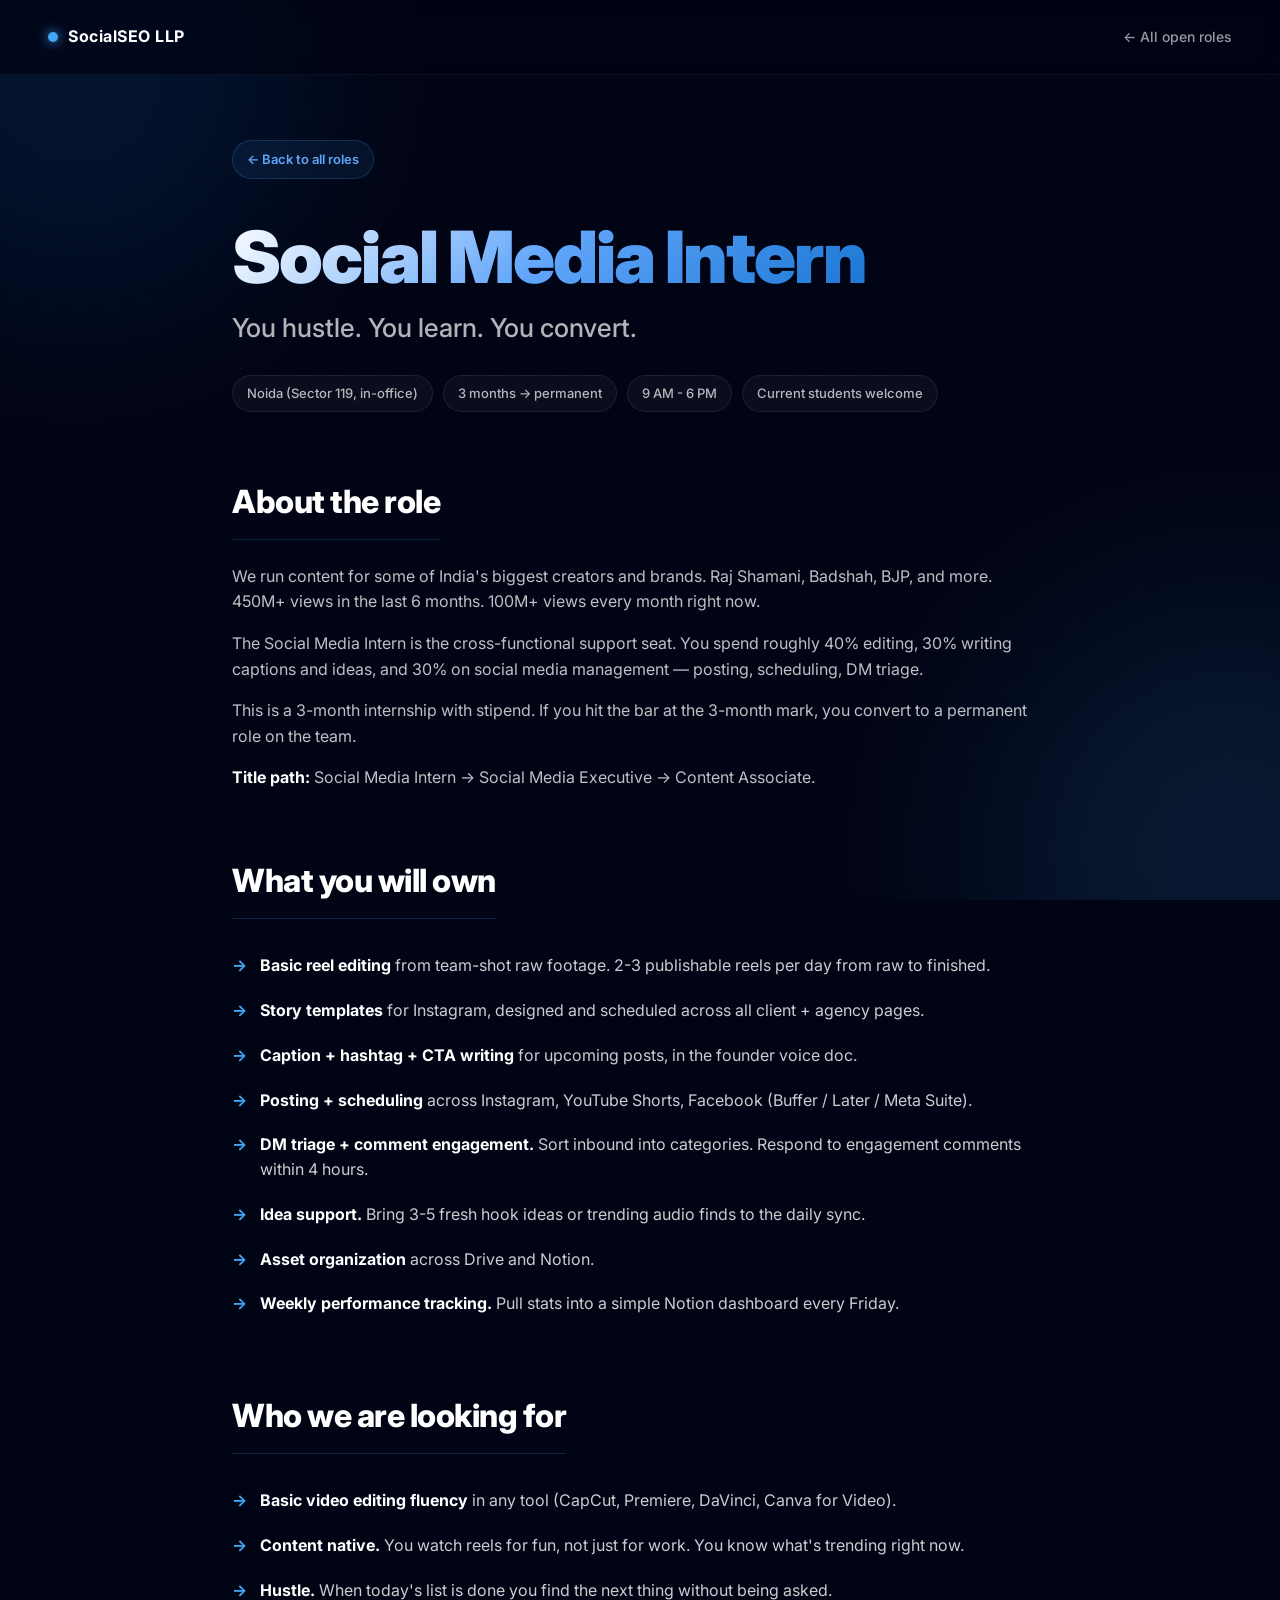
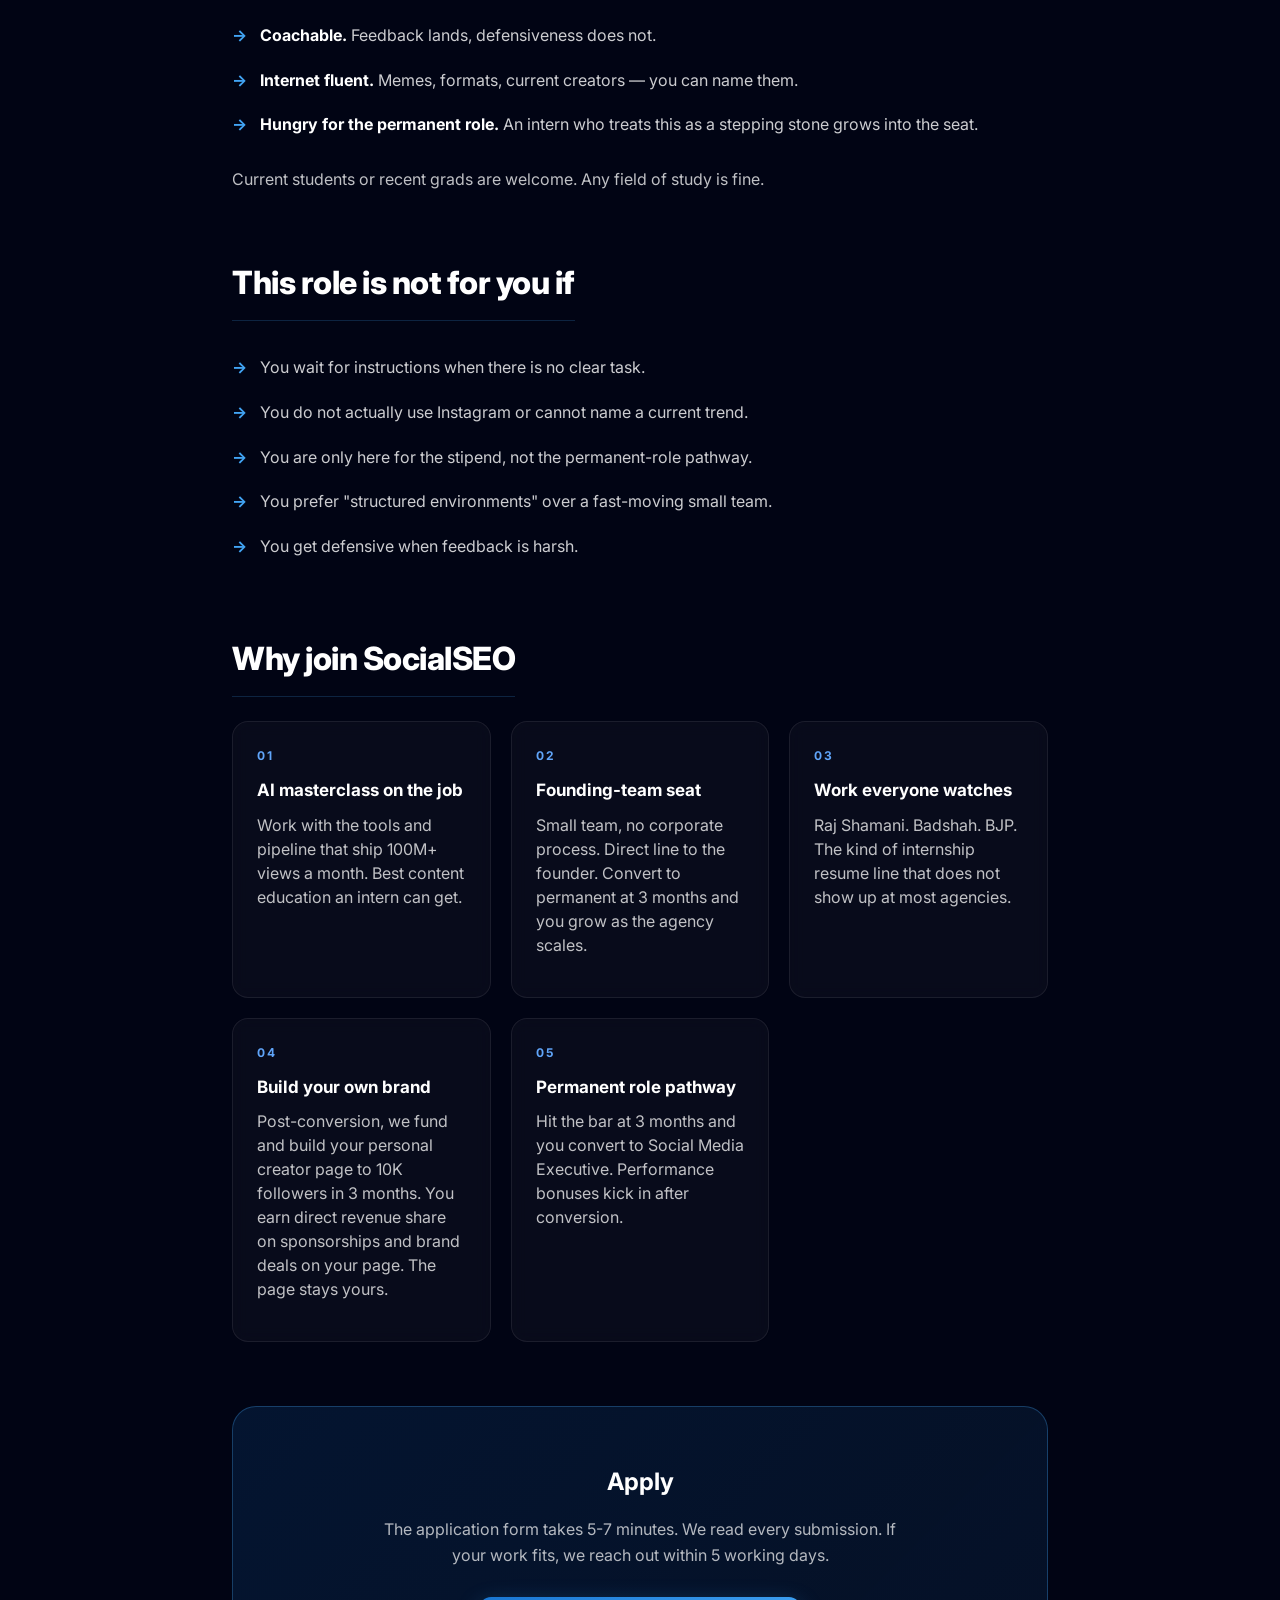
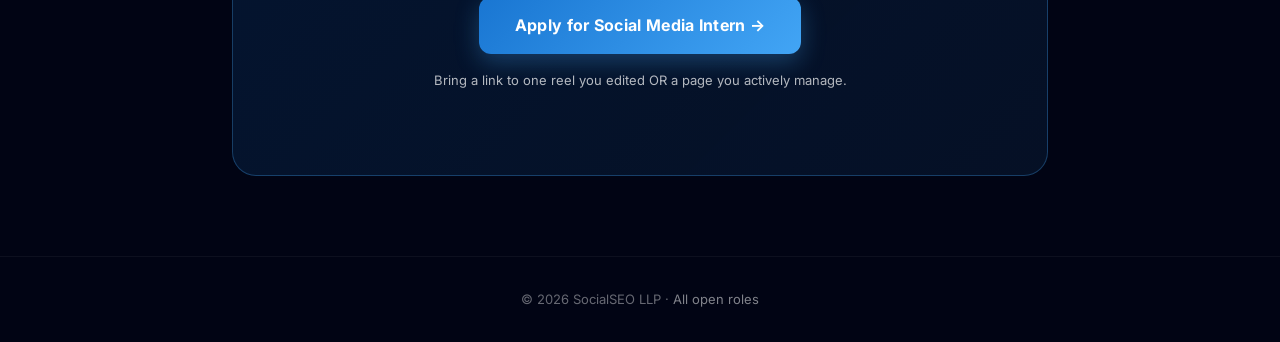
<file: jobs/social-media-intern.html>
<!DOCTYPE html>
<html lang="en">
<head>
<meta charset="UTF-8" />
<meta name="viewport" content="width=device-width, initial-scale=1.0" />
<title>Social Media Intern — SocialSEO LLP</title>
<meta name="description" content="3-month internship. Editing, captions, scheduling, DM triage. Permanent role at 3 months if you hit the bar. Apply via the Google Form on this page." />
<link rel="preconnect" href="https://fonts.googleapis.com" />
<link rel="preconnect" href="https://fonts.gstatic.com" crossorigin />
<link href="https://fonts.googleapis.com/css2?family=Inter:wght@400;500;600;700;800;900&display=swap" rel="stylesheet" />
<style>
  * { box-sizing: border-box; margin: 0; padding: 0; }
  body { font-family: 'Inter', -apple-system, BlinkMacSystemFont, sans-serif; background-color: #010414; color: white; overflow-x: hidden; -webkit-font-smoothing: antialiased; line-height: 1.6; }
  .background-container { position: fixed; inset: 0; z-index: -1; overflow: hidden; background: #010414; }
  .shape { position: absolute; border-radius: 50%; filter: blur(100px); opacity: 0.5; }
  .shape1 { width: 450px; height: 450px; background: rgba(25,118,210,0.3); top: -150px; left: -150px; animation: moveShape1 25s infinite alternate ease-in-out; }
  .shape2 { width: 500px; height: 500px; background: rgba(66,165,245,0.25); bottom: -200px; right: -200px; animation: moveShape2 30s infinite alternate ease-in-out; }
  @keyframes moveShape1 { from { transform: translate(0,0) scale(1); } to { transform: translate(200px,100px) scale(1.2); } }
  @keyframes moveShape2 { from { transform: translate(0,0) scale(1); } to { transform: translate(-200px,-150px) scale(0.8); } }
  body::before { content: ''; position: fixed; inset: 0; background-image: radial-gradient(rgba(255,255,255,0.04) 1px, transparent 1px); background-size: 32px 32px; pointer-events: none; z-index: 0; }

  header { position: fixed; top: 0; left: 0; right: 0; z-index: 10; padding: 24px 48px; display: flex; justify-content: space-between; align-items: center; background: rgba(1,4,20,0.7); backdrop-filter: blur(12px); border-bottom: 1px solid rgba(255,255,255,0.05); }
  .logo { display: flex; align-items: center; gap: 10px; font-weight: 700; font-size: 16px; letter-spacing: 0.5px; }
  .logo-dot { width: 10px; height: 10px; border-radius: 50%; background: #42A5F5; box-shadow: 0 0 12px #42A5F5; }
  .back-link { color: rgba(255,255,255,0.6); text-decoration: none; font-size: 14px; font-weight: 500; transition: color 0.2s; }
  .back-link:hover { color: #42A5F5; }

  main { position: relative; z-index: 1; max-width: 880px; margin: 0 auto; padding: 140px 32px 80px; }

  .breadcrumb { display: inline-flex; align-items: center; gap: 8px; padding: 8px 14px; background: rgba(66,165,245,0.08); border: 1px solid rgba(66,165,245,0.2); border-radius: 100px; color: #60A5FA; font-size: 13px; font-weight: 600; text-decoration: none; margin-bottom: 40px; transition: all 0.2s ease; }
  .breadcrumb:hover { background: rgba(66,165,245,0.15); border-color: rgba(66,165,245,0.4); }

  .hero h1 { font-size: clamp(40px, 6vw, 72px); font-weight: 900; line-height: 1.05; letter-spacing: -2px; margin-bottom: 16px; }
  .hero h1 .gradient { background: linear-gradient(135deg, #ffffff 0%, #60A5FA 50%, #1976D2 100%); -webkit-background-clip: text; -webkit-text-fill-color: transparent; background-clip: text; }
  .tagline { font-size: clamp(18px, 2.4vw, 26px); color: rgba(255,255,255,0.7); font-weight: 500; margin-bottom: 28px; line-height: 1.4; }
  .meta-pills { display: flex; flex-wrap: wrap; gap: 10px; margin-bottom: 64px; }
  .meta-pill { padding: 7px 14px; background: rgba(255,255,255,0.04); border: 1px solid rgba(255,255,255,0.08); border-radius: 100px; font-size: 13px; color: rgba(255,255,255,0.7); font-weight: 500; }

  section.block { margin-bottom: 64px; }
  section.block h2 { font-size: clamp(24px, 3vw, 32px); font-weight: 800; letter-spacing: -0.5px; margin-bottom: 24px; padding-bottom: 12px; border-bottom: 1px solid rgba(66,165,245,0.2); display: inline-block; }
  section.block p { font-size: 16px; color: rgba(255,255,255,0.75); margin-bottom: 16px; }
  section.block ul { list-style: none; }
  section.block ul li { font-size: 16px; color: rgba(255,255,255,0.8); padding: 10px 0 10px 28px; position: relative; line-height: 1.55; }
  section.block ul li::before { content: '→'; position: absolute; left: 0; color: #42A5F5; font-weight: 700; top: 10px; }
  section.block strong { color: white; font-weight: 700; }

  .perks-grid { display: grid; grid-template-columns: repeat(auto-fit, minmax(240px, 1fr)); gap: 20px; }
  .perk { padding: 24px; background: rgba(255,255,255,0.03); border: 1px solid rgba(255,255,255,0.08); border-radius: 16px; backdrop-filter: blur(8px); }
  .perk-num { font-size: 12px; font-weight: 700; color: #60A5FA; letter-spacing: 2px; margin-bottom: 12px; }
  .perk-title { font-size: 17px; font-weight: 700; margin-bottom: 8px; }
  .perk-desc { font-size: 14px; color: rgba(255,255,255,0.6); line-height: 1.5; }

  .apply-section { text-align: center; padding: 56px 32px; background: linear-gradient(135deg, rgba(25,118,210,0.15) 0%, rgba(66,165,245,0.08) 100%); border: 1px solid rgba(66,165,245,0.3); border-radius: 24px; margin-top: 32px; }
  .apply-section h2 { display: inline-block; border: none; padding-bottom: 0; margin-bottom: 16px; }
  .apply-section p { color: rgba(255,255,255,0.7); margin-bottom: 28px; max-width: 520px; margin-left: auto; margin-right: auto; }
  .apply-btn-large { display: inline-block; padding: 16px 36px; background: linear-gradient(135deg, #1976D2 0%, #42A5F5 100%); color: white; text-decoration: none; border-radius: 12px; font-weight: 700; font-size: 16px; letter-spacing: 0.3px; transition: all 0.2s ease; box-shadow: 0 8px 24px rgba(66,165,245,0.3); }
  .apply-btn-large:hover { transform: translateY(-2px); box-shadow: 0 12px 32px rgba(66,165,245,0.45); }
  .apply-note { font-size: 13px; color: rgba(255,255,255,0.45); margin-top: 16px; }

  footer { text-align: center; padding: 32px; font-size: 13px; color: rgba(255,255,255,0.4); border-top: 1px solid rgba(255,255,255,0.05); }
  footer a { color: rgba(255,255,255,0.5); text-decoration: none; }
  footer a:hover { color: #42A5F5; }

  @media (max-width: 768px) {
    header { padding: 20px 24px; }
    main { padding: 120px 20px 60px; }
    .apply-section { padding: 40px 24px; }
  }
</style>
</head>
<body>

<div class="background-container">
  <div class="shape shape1"></div>
  <div class="shape shape2"></div>
</div>

<header>
  <div class="logo">
    <span class="logo-dot"></span>
    <span>SocialSEO LLP</span>
  </div>
  <a href="/careers.html" class="back-link">← All open roles</a>
</header>

<main>

  <a href="/careers.html" class="breadcrumb">← Back to all roles</a>

  <section class="hero">
    <h1><span class="gradient">Social Media Intern</span></h1>
    <p class="tagline">You hustle. You learn. You convert.</p>
    <div class="meta-pills">
      <span class="meta-pill">Noida (Sector 119, in-office)</span>
      <span class="meta-pill">3 months → permanent</span>
      <span class="meta-pill">9 AM - 6 PM</span>
      <span class="meta-pill">Current students welcome</span>
    </div>
  </section>

  <section class="block">
    <h2>About the role</h2>
    <p>We run content for some of India's biggest creators and brands. Raj Shamani, Badshah, BJP, and more. 450M+ views in the last 6 months. 100M+ views every month right now.</p>
    <p>The Social Media Intern is the cross-functional support seat. You spend roughly 40% editing, 30% writing captions and ideas, and 30% on social media management — posting, scheduling, DM triage.</p>
    <p>This is a 3-month internship with stipend. If you hit the bar at the 3-month mark, you convert to a permanent role on the team.</p>
    <p><strong>Title path:</strong> Social Media Intern → Social Media Executive → Content Associate.</p>
  </section>

  <section class="block">
    <h2>What you will own</h2>
    <ul>
      <li><strong>Basic reel editing</strong> from team-shot raw footage. 2-3 publishable reels per day from raw to finished.</li>
      <li><strong>Story templates</strong> for Instagram, designed and scheduled across all client + agency pages.</li>
      <li><strong>Caption + hashtag + CTA writing</strong> for upcoming posts, in the founder voice doc.</li>
      <li><strong>Posting + scheduling</strong> across Instagram, YouTube Shorts, Facebook (Buffer / Later / Meta Suite).</li>
      <li><strong>DM triage + comment engagement.</strong> Sort inbound into categories. Respond to engagement comments within 4 hours.</li>
      <li><strong>Idea support.</strong> Bring 3-5 fresh hook ideas or trending audio finds to the daily sync.</li>
      <li><strong>Asset organization</strong> across Drive and Notion.</li>
      <li><strong>Weekly performance tracking.</strong> Pull stats into a simple Notion dashboard every Friday.</li>
    </ul>
  </section>

  <section class="block">
    <h2>Who we are looking for</h2>
    <ul>
      <li><strong>Basic video editing fluency</strong> in any tool (CapCut, Premiere, DaVinci, Canva for Video).</li>
      <li><strong>Content native.</strong> You watch reels for fun, not just for work. You know what's trending right now.</li>
      <li><strong>Hustle.</strong> When today's list is done you find the next thing without being asked.</li>
      <li><strong>Coachable.</strong> Feedback lands, defensiveness does not.</li>
      <li><strong>Internet fluent.</strong> Memes, formats, current creators — you can name them.</li>
      <li><strong>Hungry for the permanent role.</strong> An intern who treats this as a stepping stone grows into the seat.</li>
    </ul>
    <p style="margin-top: 20px;">Current students or recent grads are welcome. Any field of study is fine.</p>
  </section>

  <section class="block">
    <h2>This role is not for you if</h2>
    <ul>
      <li>You wait for instructions when there is no clear task.</li>
      <li>You do not actually use Instagram or cannot name a current trend.</li>
      <li>You are only here for the stipend, not the permanent-role pathway.</li>
      <li>You prefer "structured environments" over a fast-moving small team.</li>
      <li>You get defensive when feedback is harsh.</li>
    </ul>
  </section>

  <section class="block">
    <h2>Why join SocialSEO</h2>
    <div class="perks-grid">
      <div class="perk">
        <div class="perk-num">01</div>
        <div class="perk-title">AI masterclass on the job</div>
        <p class="perk-desc">Work with the tools and pipeline that ship 100M+ views a month. Best content education an intern can get.</p>
      </div>
      <div class="perk">
        <div class="perk-num">02</div>
        <div class="perk-title">Founding-team seat</div>
        <p class="perk-desc">Small team, no corporate process. Direct line to the founder. Convert to permanent at 3 months and you grow as the agency scales.</p>
      </div>
      <div class="perk">
        <div class="perk-num">03</div>
        <div class="perk-title">Work everyone watches</div>
        <p class="perk-desc">Raj Shamani. Badshah. BJP. The kind of internship resume line that does not show up at most agencies.</p>
      </div>
      <div class="perk">
        <div class="perk-num">04</div>
        <div class="perk-title">Build your own brand</div>
        <p class="perk-desc">Post-conversion, we fund and build your personal creator page to 10K followers in 3 months. You earn direct revenue share on sponsorships and brand deals on your page. The page stays yours.</p>
      </div>
      <div class="perk">
        <div class="perk-num">05</div>
        <div class="perk-title">Permanent role pathway</div>
        <p class="perk-desc">Hit the bar at 3 months and you convert to Social Media Executive. Performance bonuses kick in after conversion.</p>
      </div>
    </div>
  </section>

  <section class="apply-section">
    <h2>Apply</h2>
    <p>The application form takes 5-7 minutes. We read every submission. If your work fits, we reach out within 5 working days.</p>
    <a href="https://docs.google.com/forms/d/e/1FAIpQLScWjk5o_p9fa3HLIAj5E2DLwbkVAQpHWkvSMkpNOK5GUPm3nQ/viewform" class="apply-btn-large" target="_blank">Apply for Social Media Intern →</a>
    <p class="apply-note">Bring a link to one reel you edited OR a page you actively manage.</p>
  </section>

</main>

<footer>
  © 2026 SocialSEO LLP · <a href="/careers.html">All open roles</a>
</footer>

</body>
</html>
</file>
<file: style.css>
/* Base styles and new dynamic background */
body {
    margin: 0;
    font-family: 'Inter', -apple-system, BlinkMacSystemFont, 'Segoe UI', 'Roboto', 'Oxygen',
        'Ubuntu', 'Cantarell', 'Fira Sans', 'Droid Sans', 'Helvetica Neue',
        sans-serif;
    -webkit-font-smoothing: antialiased;
    -moz-osx-font-smoothing: grayscale;
    background-color: #010414; /* Darker base color */
    color: white;
    overflow-x: hidden;
}

#root {
    display: flex;
    flex-direction: column;
    justify-content: center;
    align-items: center;
    min-height: 100vh;
    text-align: center;
    padding: 120px 20px 40px; /* Added top padding for header */
    box-sizing: border-box;
    position: relative;
    z-index: 1;
}

/* Moving background shapes */
.background-container {
    position: fixed;
    top: 0;
    left: 0;
    width: 100%;
    height: 100%;
    z-index: -1;
    overflow: hidden;
    background: #010414;
}

.shape {
    position: absolute;
    border-radius: 50%;
    filter: blur(100px);
    opacity: 0.5;
}

.shape1 {
    width: 450px;
    height: 450px;
    background: rgba(25, 118, 210, 0.3);
    top: -150px;
    left: -150px;
    animation: moveShape1 25s infinite alternate ease-in-out;
}

.shape2 {
    width: 500px;
    height: 500px;
    background: rgba(66, 165, 245, 0.25);
    bottom: -200px;
    right: -200px;
    animation: moveShape2 30s infinite alternate ease-in-out;
}

.shape3 {
    width: 300px;
    height: 300px;
    background: rgba(13, 71, 161, 0.3);
    bottom: 50%;
    right: 50%;
    transform: translate(50%, 50%);
    animation: moveShape3 20s infinite alternate ease-in-out;
}

@keyframes moveShape1 {
    from { transform: translate(0, 0) scale(1); }
    to { transform: translate(200px, 100px) scale(1.2); }
}
@keyframes moveShape2 {
    from { transform: translate(0, 0) scale(1); }
    to { transform: translate(-200px, -150px) scale(0.8); }
}
@keyframes moveShape3 {
    from { transform: translate(50%, 50%) scale(1); }
    to { transform: translate(calc(50% + 100px), calc(50% - 100px)) scale(1.1); }
}

/* Header Styles */
.app-header {
    position: fixed;
    top: 0;
    left: 0;
    width: 100%;
    padding: 20px 40px;
    display: flex;
    justify-content: space-between;
    align-items: center;
    box-sizing: border-box;
    z-index: 10;
    background: rgba(1, 4, 20, 0.5);
    backdrop-filter: blur(10px);
    -webkit-backdrop-filter: blur(10px);
    border-bottom: 1px solid rgba(255, 255, 255, 0.1);
}

.logo {
    cursor: pointer;
    transition: transform 0.3s ease;
}
.logo:hover {
    transform: scale(1.05);
}
.logo img {
    height: 40px;
}

.nav-links {
    display: flex;
    gap: 20px;
}
.nav-link {
    background: none;
    border: none;
    color: #aaa;
    font-size: 1.1rem;
    font-weight: 500;
    cursor: pointer;
    font-family: inherit;
    transition: color 0.3s;
    padding: 5px 10px;
}
.nav-link:hover, .nav-link.active {
    color: #fff;
}

@media (max-width: 600px) {
    .nav-links {
        display: none; /* Hide on very small screens for now to keep the bar simple, or keep it */
    }
}

/* Card Styles with Glowing Border */
@property --angle {
    syntax: '<angle>';
    initial-value: 0deg;
    inherits: false;
}

@keyframes rotate-glow {
    to { --angle: 360deg; }
}

.card {
    position: relative;
    padding: 40px;
    width: 90%;
    max-width: 600px;
    background: rgba(10, 25, 47, 0.5);
    backdrop-filter: blur(15px);
    -webkit-backdrop-filter: blur(15px);
    border-radius: 20px;
    border: 1px solid rgba(255, 255, 255, 0.1);
    overflow: hidden;
    z-index: 1;
}
.card::before {
    content: '';
    position: absolute;
    top: 0; left: 0; right: 0; bottom: 0;
    background: conic-gradient(from var(--angle), transparent 20%, #42a5f5, #0d47a1, transparent 80%);
    z-index: -1;
    border-radius: 20px;
    padding: 3px;
    animation: rotate-glow 5s linear infinite;
    mask: 
        linear-gradient(#fff 0 0) content-box, 
        linear-gradient(#fff 0 0);
    -webkit-mask-composite: xor;
    mask-composite: exclude;
}

/* Landing Page Styles */
.landing-container {
    display: flex;
    flex-direction: column;
    align-items: center;
    gap: 2rem;
    width: 100%;
}

.top-heading-group {
    margin-bottom: 2rem;
}

.main-heading {
    font-size: clamp(2.8rem, 8vw, 4.5rem);
    font-weight: 700;
    letter-spacing: 1px;
    margin: 0;
}

.gradient-text {
    background: linear-gradient(110deg, #a8c0ff 8%, #fafafa 18%, #a8c0ff 33%);
    -webkit-background-clip: text;
    -webkit-text-fill-color: transparent;
    background-clip: text;
    text-fill-color: transparent;
    display: inline-block;
    background-size: 250% 250%;
    animation: chroma-animation 10s ease infinite;
}

@keyframes chroma-animation {
    0%{background-position:0% 50%}
    50%{background-position:100% 50%}
    100%{background-position:0% 50%}
}

.sub-heading {
    font-size: clamp(1rem, 4vw, 1.2rem);
    font-weight: 400;
    color: #fff;
    margin-top: 0.75rem;
    max-width: 500px;
}

.video-container {
    position: relative;
    width: 100%;
    padding-bottom: 56.25%; /* 16:9 Aspect Ratio */
    height: 0;
    overflow: hidden;
    border-radius: 10px;
}
.video-container iframe {
    position: absolute;
    top: 0;
    left: 0;
    width: 100%;
    height: 100%;
    border: 0;
}

.cta-button {
    font-weight: 600;
    color: white;
    background: linear-gradient(90deg, #1976d2, #42a5f5);
    border: none;
    border-radius: 50px;
    cursor: pointer;
    transition: all 0.3s ease;
    box-shadow: 0 0 15px rgba(66, 165, 245, 0.4), 0 0 25px rgba(66, 165, 245, 0.2);
}
.cta-button:hover {
    transform: translateY(-3px);
    box-shadow: 0 8px 20px rgba(66, 165, 245, 0.3), 0 0 40px rgba(66, 165, 245, 0.5);
}
.header-apply-button {
    padding: 10px 22px;
    font-size: 1rem;
}
.main-apply-button {
    padding: 15px 40px;
    font-size: 1.2rem;
}

.social-links-bottom {
    display: flex;
    justify-content: center;
    align-items: center;
    gap: 25px;
    margin-top: 1rem;
}
.social-links-bottom a {
    color: #aaa;
    transition: color 0.3s ease;
}
.social-links-bottom a:hover {
    color: #fff;
}
.social-links-bottom svg {
    width: 28px;
    height: 28px;
}

/* Form & Result Styles */
.form-question, .result-container {
    display: flex;
    flex-direction: column;
    gap: 1.5rem;
    animation: fadeIn 0.5s ease-in-out;
}

@keyframes fadeIn {
    from { opacity: 0; transform: translateY(20px); }
    to { opacity: 1; transform: translateY(0); }
}

.form-question label {
    font-size: 1.5rem;
    font-weight: 500;
}

.form-input {
    padding: 14px;
    background: rgba(0, 0, 0, 0.4);
    border: 1px solid rgba(255, 255, 255, 0.2);
    border-radius: 8px;
    color: white;
    font-size: 1.1rem;
    outline: none;
    transition: border-color 0.3s, box-shadow 0.3s;
}

.form-input:focus {
    border-color: #42a5f5;
    box-shadow: 0 0 10px rgba(66, 165, 245, 0.5);
}

.radio-options {
    display: flex;
    flex-direction: column;
    align-items: flex-start;
    gap: 1rem;
    text-align: left;
    margin: 0 auto;
    width: fit-content;
}

.radio-option {
    font-size: 1.1rem;
    cursor: pointer;
    display: flex;
    align-items: center;
    gap: 10px;
}

.next-button {
    padding: 12px 30px;
    align-self: center;
    margin-top: 1rem;
}

.error-message {
    color: #ff8a80;
    margin-top: -15px;
    font-weight: 500;
}

.result-container h2 {
    font-size: 2rem;
    color: #42a5f5;
    margin: 0;
}

.result-container p {
    font-size: 1.2rem;
    line-height: 1.6;
    margin: 0.5rem 0;
}

.calendly-link {
    display: inline-block;
    padding: 12px 25px;
    margin-top: 1rem;
    background-color: #4caf50;
    color: white;
    text-decoration: none;
    font-weight: bold;
    border-radius: 5px;
    transition: background-color 0.3s ease;
}

.calendly-link:hover {
    background-color: #45a049;
}

/* Custom Sections (About & Services) */
.info-card {
    text-align: left;
    max-width: 800px;
    padding: 30px 40px;
}
.section-heading {
    font-size: 2rem;
    color: #42a5f5;
    margin-bottom: 1rem;
    margin-top: 0;
}
.section-text {
    font-size: 1.1rem;
    line-height: 1.6;
    color: #e0e0e0;
}
.services-list {
    font-size: 1.1rem;
    line-height: 1.6;
    color: #e0e0e0;
    padding-left: 20px;
    margin-bottom: 0;
}
.services-list li {
    margin-bottom: 15px;
}
.services-list li:last-child {
    margin-bottom: 0;
}

/* ─── Stats Bar ────────────────────────────────────────── */
.stats-bar {
    display: grid;
    grid-template-columns: repeat(4, 1fr);
    gap: 1rem;
    width: 90%;
    max-width: 800px;
    margin-top: 1rem;
}
.stat-item {
    background: rgba(10, 25, 47, 0.4);
    border: 1px solid rgba(66, 165, 245, 0.2);
    border-radius: 12px;
    padding: 18px 12px;
    text-align: center;
    backdrop-filter: blur(10px);
}
.stat-num {
    font-size: clamp(1.4rem, 4vw, 1.9rem);
    font-weight: 800;
    color: #fff;
    letter-spacing: -0.02em;
}
.stat-label {
    font-size: 0.78rem;
    color: #aaa;
    text-transform: uppercase;
    letter-spacing: 0.08em;
    margin-top: 4px;
}
@media (max-width: 600px) {
    .stats-bar { grid-template-columns: repeat(2, 1fr); }
}

/* ─── Section Block (shared) ───────────────────────────── */
.section-block {
    width: 90%;
    max-width: 1000px;
    text-align: center;
    margin-top: 2rem;
}
.block-heading {
    font-size: clamp(1.8rem, 5vw, 2.4rem);
    font-weight: 700;
    color: #fff;
    margin: 0 0 0.5rem;
    letter-spacing: -0.02em;
}
.block-sub {
    font-size: 1rem;
    color: #aaa;
    margin: 0 0 1.8rem;
}

/* ─── The System Grid ──────────────────────────────────── */
.system-grid {
    display: grid;
    grid-template-columns: repeat(2, 1fr);
    gap: 1.2rem;
    text-align: left;
}
.system-card {
    background: rgba(10, 25, 47, 0.5);
    border: 1px solid rgba(255, 255, 255, 0.1);
    border-radius: 14px;
    padding: 26px;
    transition: border-color 0.3s, transform 0.3s;
}
.system-card:hover {
    border-color: rgba(66, 165, 245, 0.4);
    transform: translateY(-4px);
}
.system-num {
    font-size: 0.78rem;
    color: #42a5f5;
    font-weight: 700;
    letter-spacing: 0.12em;
    margin-bottom: 8px;
}
.system-title {
    font-size: 1.25rem;
    font-weight: 700;
    color: #fff;
    margin-bottom: 10px;
}
.system-desc {
    font-size: 0.95rem;
    color: #ccc;
    line-height: 1.6;
}
@media (max-width: 800px) {
    .system-grid { grid-template-columns: 1fr; }
}

/* ─── Track Record / Results ───────────────────────────── */
.results-grid {
    display: grid;
    grid-template-columns: repeat(3, 1fr);
    gap: 1.2rem;
    text-align: left;
}
.results-grid.four {
    grid-template-columns: repeat(4, 1fr);
}
.result-card {
    background: rgba(10, 25, 47, 0.5);
    border: 1px solid rgba(255, 255, 255, 0.1);
    border-radius: 14px;
    padding: 22px;
    transition: transform 0.3s, border-color 0.3s;
}
.result-card:hover {
    transform: translateY(-4px);
    border-color: rgba(66, 165, 245, 0.4);
}
.result-name {
    font-size: 1.15rem;
    font-weight: 700;
    color: #fff;
}
.result-tag {
    font-size: 0.78rem;
    color: #82b1ff;
    text-transform: uppercase;
    letter-spacing: 0.06em;
    margin: 4px 0 14px;
}
.result-metric {
    font-size: 1.7rem;
    font-weight: 800;
    color: #42a5f5;
    letter-spacing: -0.02em;
}
.result-detail {
    font-size: 0.9rem;
    color: #ccc;
    margin-top: 6px;
    line-height: 1.4;
}
.result-card.highlight {
    border-color: rgba(66, 165, 245, 0.5);
    background: linear-gradient(135deg, rgba(25, 118, 210, 0.18), rgba(10, 25, 47, 0.6));
    box-shadow: 0 0 20px rgba(66, 165, 245, 0.15);
}
.result-card.highlight .result-metric { color: #82b1ff; }
@media (max-width: 1000px) {
    .results-grid.four { grid-template-columns: repeat(2, 1fr); }
}
@media (max-width: 800px) {
    .results-grid, .results-grid.four { grid-template-columns: 1fr; }
}

/* ─── Products Grid ────────────────────────────────────── */
.products-grid {
    display: grid;
    grid-template-columns: repeat(3, 1fr);
    gap: 1rem;
    text-align: left;
}
.product-card {
    background: rgba(10, 25, 47, 0.4);
    border: 1px solid rgba(255, 255, 255, 0.08);
    border-radius: 12px;
    padding: 20px;
}
.product-title {
    font-size: 1rem;
    font-weight: 700;
    color: #fff;
    margin-bottom: 8px;
}
.product-desc {
    font-size: 0.9rem;
    color: #bbb;
    line-height: 1.5;
}
@media (max-width: 800px) {
    .products-grid { grid-template-columns: 1fr; }
}

/* ─── Why Now ──────────────────────────────────────────── */
.why-card {
    background: linear-gradient(135deg, rgba(13, 71, 161, 0.25), rgba(10, 25, 47, 0.5));
    border: 1px solid rgba(66, 165, 245, 0.2);
    border-radius: 16px;
    padding: 32px 36px;
    text-align: left;
}
.why-text {
    font-size: 1rem;
    color: #d5d5d5;
    line-height: 1.7;
    margin: 0 0 1rem;
}
.why-text:last-child { margin-bottom: 0; }

/* ─── Founder Card ─────────────────────────────────────── */
.founder-card {
    background: rgba(10, 25, 47, 0.5);
    border: 1px solid rgba(255, 255, 255, 0.1);
    border-radius: 14px;
    padding: 28px;
    text-align: left;
    max-width: 700px;
    margin: 0 auto;
}
.founder-name {
    font-size: 1.4rem;
    font-weight: 700;
    color: #fff;
}
.founder-role {
    font-size: 0.9rem;
    color: #82b1ff;
    margin: 6px 0 14px;
    text-transform: uppercase;
    letter-spacing: 0.06em;
}
.founder-bio {
    font-size: 0.98rem;
    color: #ccc;
    line-height: 1.65;
}

/* ─── Entity Block ─────────────────────────────────────── */
.entity-block {
    width: 90%;
    max-width: 800px;
    margin-top: 2rem;
    background: rgba(10, 25, 47, 0.3);
    border: 1px solid rgba(255, 255, 255, 0.08);
    border-radius: 12px;
    padding: 18px 24px;
}
.entity-row {
    display: flex;
    justify-content: space-between;
    align-items: center;
    padding: 10px 0;
    border-bottom: 1px solid rgba(255, 255, 255, 0.06);
    font-size: 0.92rem;
}
.entity-row:last-child { border-bottom: none; }
.entity-row span:first-child {
    color: #888;
    text-transform: uppercase;
    letter-spacing: 0.06em;
    font-size: 0.78rem;
}
.entity-row span:last-child {
    color: #fff;
    font-weight: 500;
    text-align: right;
}
@media (max-width: 600px) {
    .entity-row { flex-direction: column; align-items: flex-start; gap: 4px; }
    .entity-row span:last-child { text-align: left; }
}
</file>
